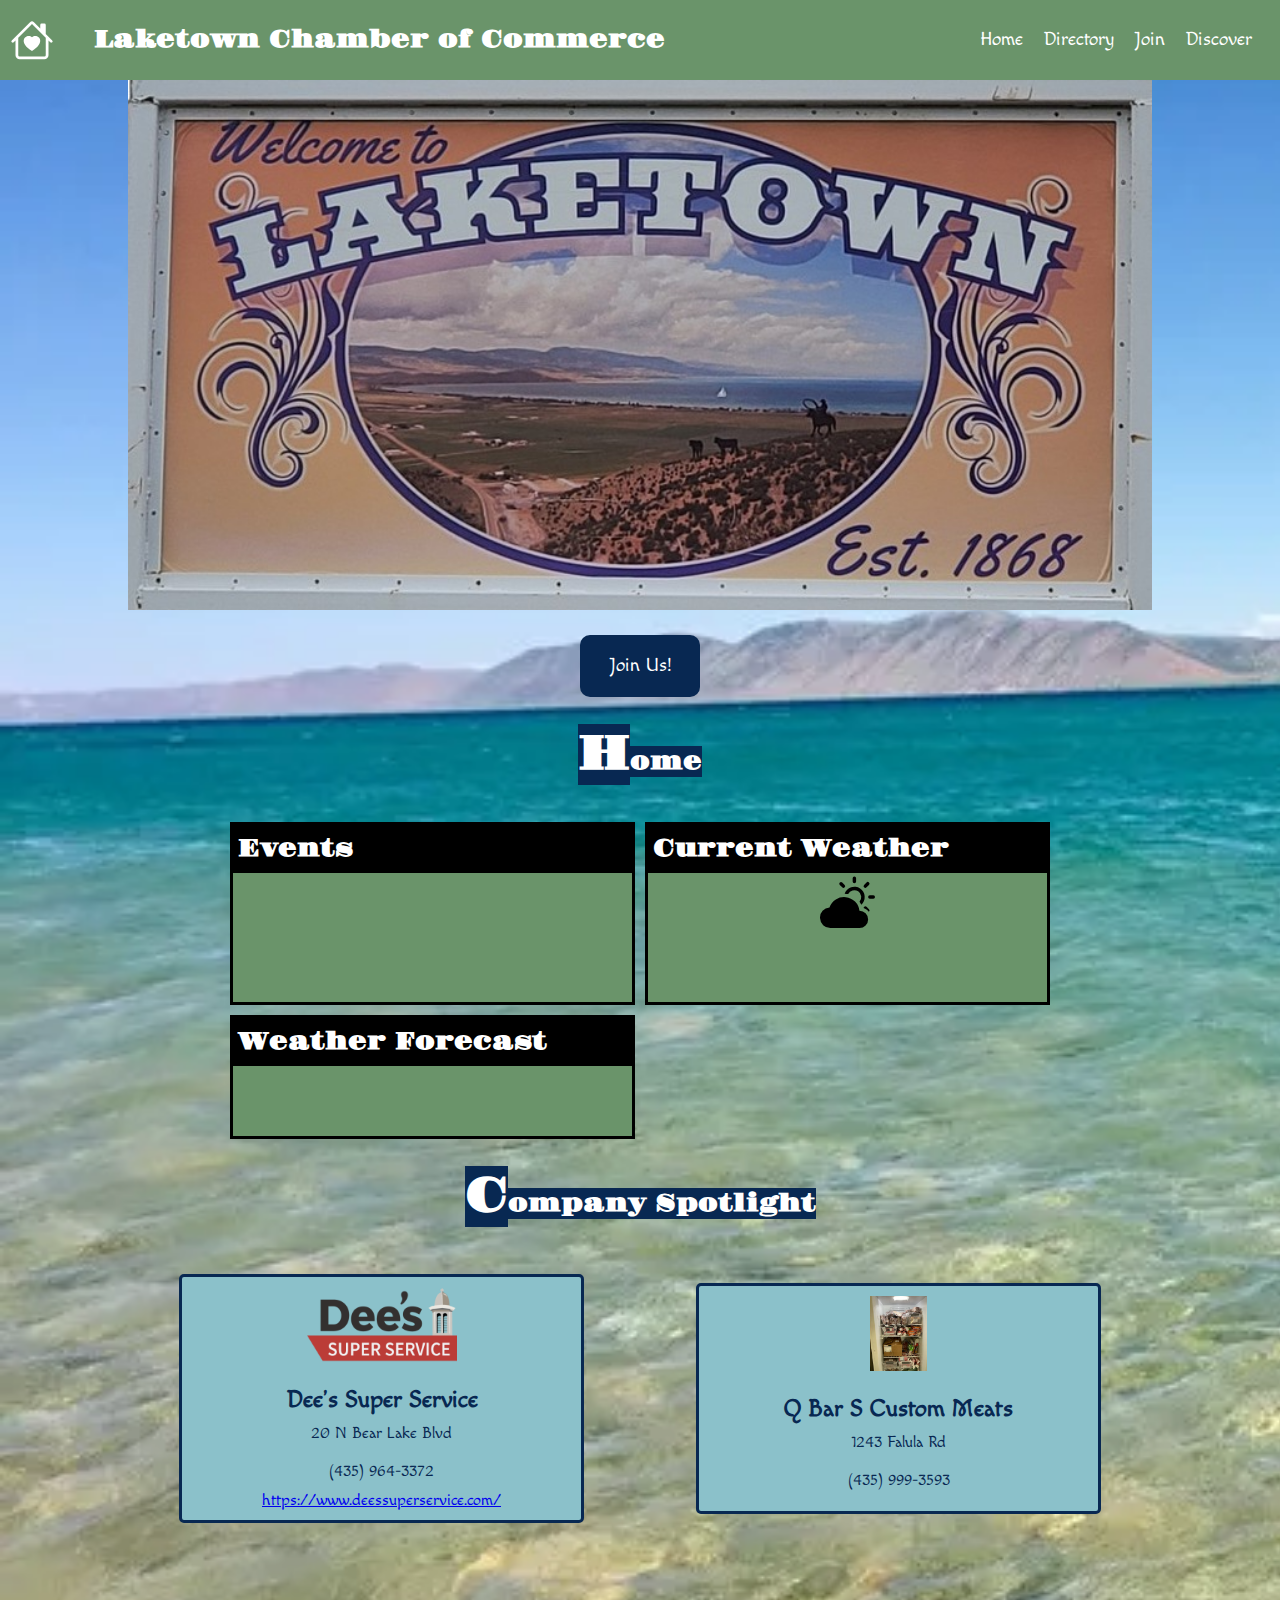
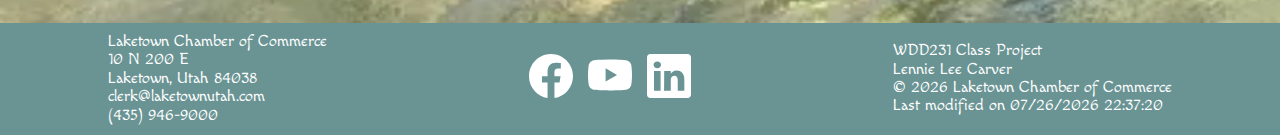
<file: chamber/index.html>
<!DOCTYPE html>
<html lang="en">
<head>
    <meta charset="UTF-8">
    <meta name="viewport" content="width=device-width, initial-scale=1.0">
    <meta name="author" content="Lennie Lee Carver">
    <meta name="description" content="All about what's going down in Laketown, Utah. Garden City's more quiet cousin.">
    <meta property="og:title" content="Home">
    <meta property="og:description" content="Discover all about what's going down in Laketown, Utah. Garden City's more quiet cousin.">
    <meta property="og:image" content="https://masonleecarver.github.io/wdd231/chamber/images/welcome-to-laketown.jpg">
    <meta property="og:url" content="https://masonleecarver.github.io/wdd231/chamber/directory.html">
    <link rel="icon" href="images/favicon.ico">
    <link rel="stylesheet" href="styles/normalize.css">
    <link rel="stylesheet" href="styles/style.css">
    <link rel="preconnect" href="https://fonts.googleapis.com">
    <link rel="preconnect" href="https://fonts.gstatic.com" crossorigin>
    <link href="https://fonts.googleapis.com/css2?family=Macondo&family=Gravitas+One&family=Ultra&display=swap" rel="stylesheet">
    <script src="scripts/script.js" defer></script>
    <script src="scripts/date.js" defer></script>
    <script src="scripts/highlight.js" defer></script>
    <script src="scripts/weather.js" defer></script>
    <title>Home</title>
</head>
<body>
    <header>
        <img src="images/logo.svg" alt="a house with a heart in it" width="1" height="1">
        <h1>Laketown Chamber of Commerce</h1>
        <button id="nav-button" class="hamburger" aria-label="navigation"></button>
        <nav class="navigation">
            <ul>
                <li><a class="chosen" href="#">Home</a></li>
                <li><a href="directory.html">Directory</a></li>
                <li><a href="join.html">Join</a></li>
                <li><a href="#">Discover</a></li>
            </ul>
        </nav>
    </header>
        <nav class="navigation" id="nav-bar">
            <ul>
                <li><a class="chosen" href="#">Home</a></li>
                <li><a href="directory.html">Directory</a></li>
                <li><a href="join.html">Join</a></li>
                <li><a href="#">Discover</a></li>
            </ul>
        </nav>
    <main>
        <div class="hero">
            <img src="images/laketown-sign.jpg" alt="welcome to laketown" class="hero-img">
        </div>

        <a id="cta" href="join.html">Join Us!</a>

        <h2 class="normhead">Home</h2>
        
        
        <div class="stuff">
            <section id="events-card" class="card">
                <h2>Events</h2>
                <span id="events"></span>
            </section>
                <section id="current" class="card">
                    <h2>Current Weather</h2>
                    <img id="weather-icon" src="images/weather.svg" alt="weather icon">
                    <p id="temp"></p>
                    <p id="condition"></p>
                    <p id="wind"></p>
                </section>

                <section id="forecast" class="card">
                    <h2>Weather Forecast</h2>
                    <p id="tmr-weather"></p>
                    <p id="two-weather"></p>
                    <p id="three-weather"></p>
                </section>
        </div>


        
        <h2 class="normhead">Company Spotlight</h2>
        <div id="company-spotlight">

        </div>


    </main>


    <footer>
        <p>
            Laketown Chamber of Commerce<br>
            10 N 200 E<br>
            Laketown, Utah 84038<br>
            clerk@laketownutah.com<br>
            (435) 946-9000
            </p>
                
        <div class="socials">
            <a href="https://www.facebook.com/share/g/1A9d23fUs3/"><img src="images/facebook.svg" alt="facebook icon"></a>
            <a href="https://www.youtube.com/@bearlakekoa5094"><img src="images/youtube.svg" alt="youtube icon"></a>
            <a href="https://www.linkedin.com/in/kara-carver-090ba2211/"><img src="images/linkedin.svg" alt="linkedin icon"></a>
        </div>
    
        <p>
            WDD231 Class Project<br>
            Lennie Lee Carver<br>
            <span id="current-year"></span> Laketown Chamber of Commerce<br>
            <span id="last-modified"></span>
        </p>
                
    
    </footer>
</body>
</html>
</file>
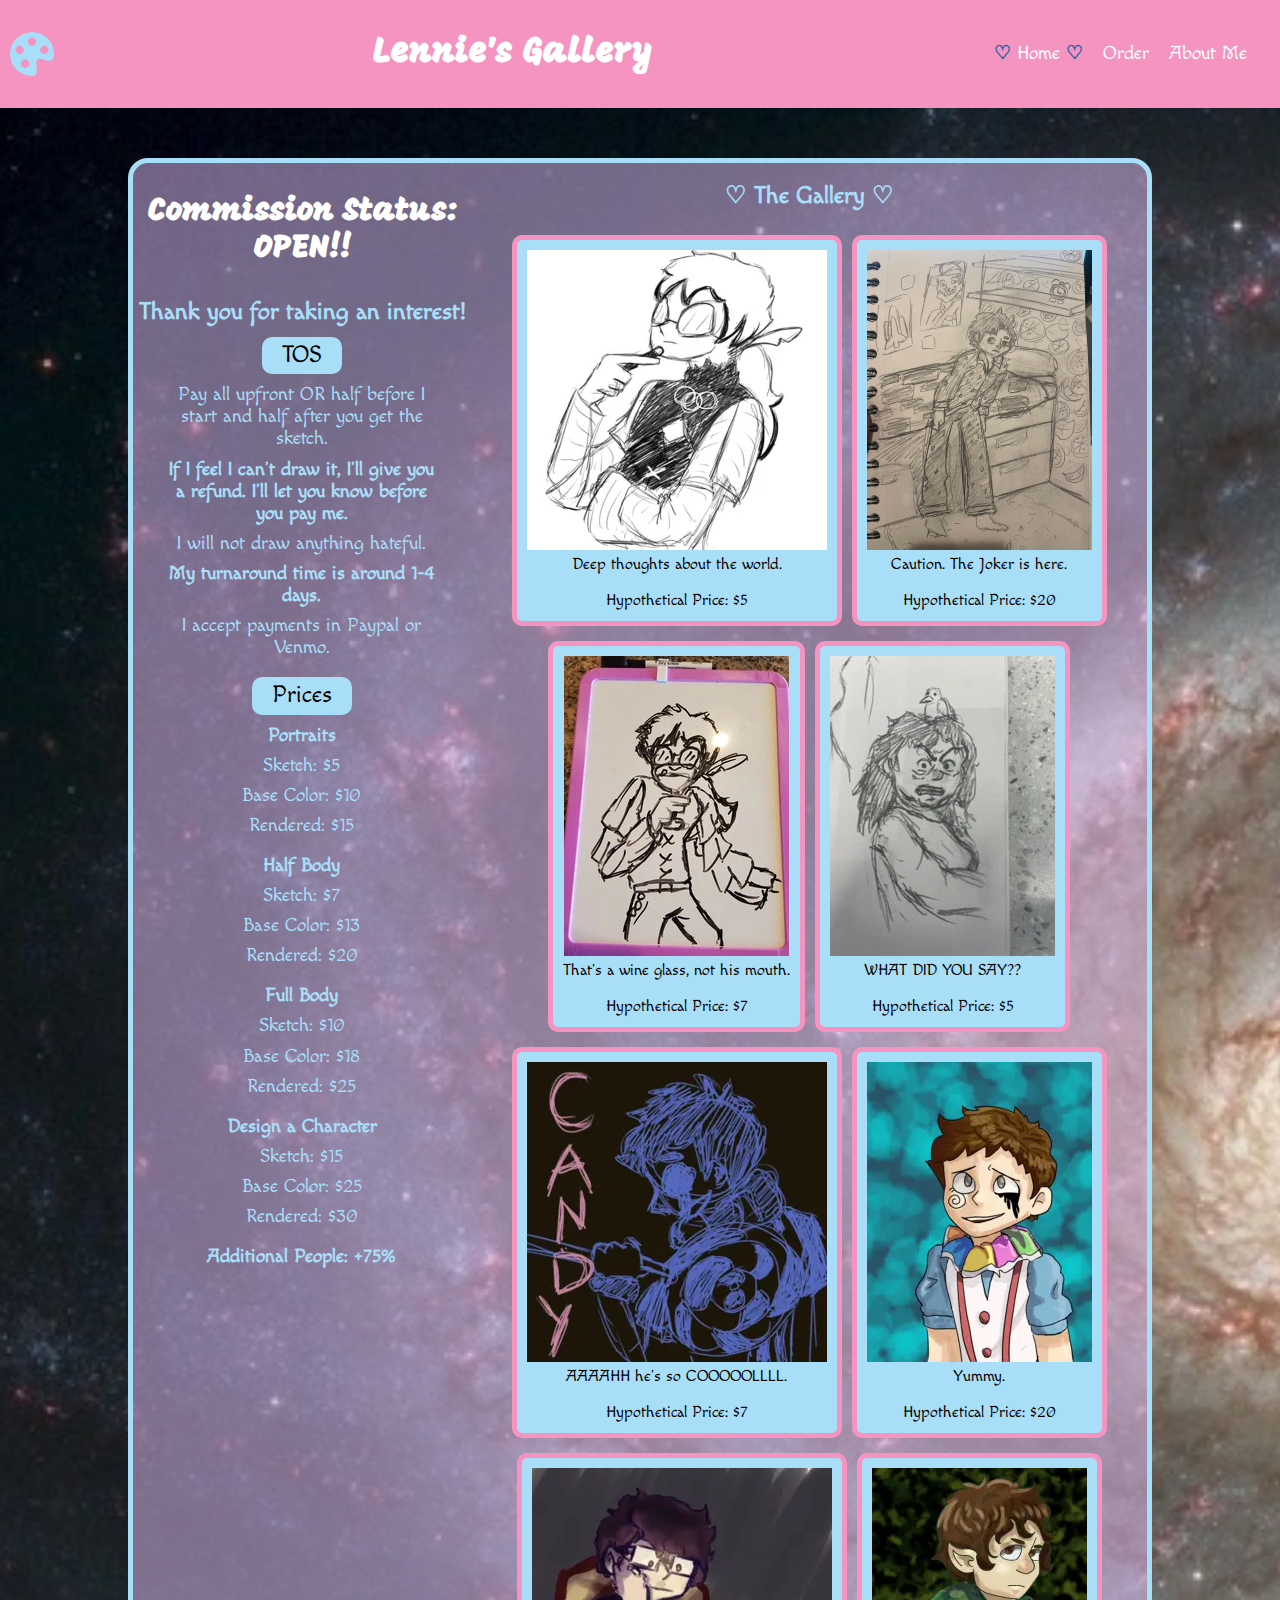
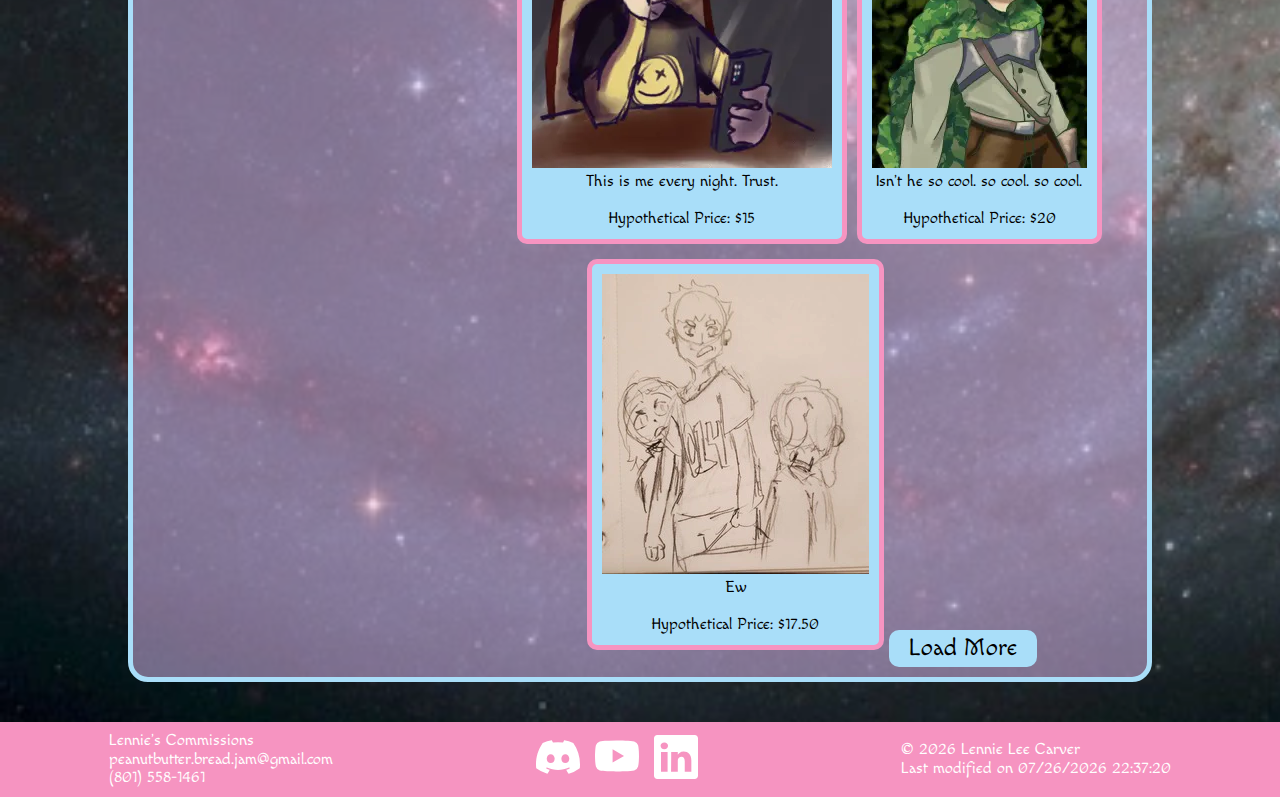
<file: project/index.html>
<!DOCTYPE html>
<html lang="en">
<head>
    <meta charset="UTF-8">
    <meta name="viewport" content="width=device-width, initial-scale=1.0">
    <meta name="author" content="Lennie Lee Carver">
    <meta name="description" content="Affordable and adorable commissions done by Lennie Lee Carver">
    <meta property="og:title" content="Home | Lennie's Commissions">
    <meta property="og:description" content="Affordable and adorable commissions done by Lennie Lee Carver">
    <meta property="og:image" content="https://masonleecarver.github.io/wdd231/project/images/mask-lament.webp">
    <meta property="og:url" content="https://masonleecarver.github.io/wdd231/project/index.html">
    <link rel="preconnect" href="https://fonts.googleapis.com">
    <link rel="preconnect" href="https://fonts.gstatic.com" crossorigin>
    <link href="https://fonts.googleapis.com/css2?family=Macondo&family=Mogra&display=swap" rel="stylesheet">
    <link rel="icon" href="images/favicon.ico">
    <link rel="stylesheet" href="styles/style.css">
    <link rel="stylesheet" href="styles/normalize.css">
    <script src="scripts/script.js" defer></script>
    <script src="scripts/artwork-script.js" type="module"></script>
    <script src="scripts/button.js" defer></script>
    <title>Home | Lennie's Gallery</title>
</head>
<body>
    <header>
    <img src="images/logo.svg" alt="a pallette" width="1" height="1">
        <h1>Lennie's Gallery</h1>
        <button id="nav-button" class="hamburger" aria-label="navigation"></button>
        <nav class="navigation">
            <ul>
                <li><a class="chosen" href="index.html">Home</a></li>
                <li><a href="order.html">Order</a></li>
                <li><a href="discover.html">About Me</a></li>
            </ul>
        </nav>
    </header>
        <nav class="navigation" id="nav-bar">
            <ul>
                <li><a class="chosen" href="index.html">Home</a></li>
                <li><a href="order.html">Order</a></li>
                <li><a href="discover.html">About Me</a></li>
            </ul>
        </nav>
    <main>
        <div class="main-grid">
            <div class="words">
                <h1>Commission Status: OPEN!!</h1>
                <h2 class="interest">Thank you for taking an interest!</h2>
                <button id="tos-button">TOS</button>
                <div id="tos">
                    <ul>
                        <li>Pay all upfront OR half before I start and half after you get the sketch.</li>
                        <li><strong>If I feel I can’t draw it, I’ll give you a refund. I’ll let you know before you pay me.</strong></li>
                        <li>I will not draw anything hateful.</li>
                        <li><strong>My turnaround time is around 1-4 days.</strong></li> 
                        <li>I accept payments in Paypal or Venmo.</li>          
                    </ul>
                </div>
                <button id="prices-button">Prices</button>
                <div id="prices">
                    <div>
                        <h3><strong>Portraits</strong></h3>
                        <ul>
                            <li>Sketch: $5</li>
                            <li>Base Color: $10</li>
                            <li>Rendered: $15</li>
                        </ul>
                    </div>
                    <div>
                        <h3><strong>Half Body</strong></h3>
                        <ul>
                            <li>Sketch: $7</li>
                            <li>Base Color: $13</li>
                            <li>Rendered: $20</li>
                        </ul>    
                    </div>
                    <div>    
                        <h3><strong>Full Body</strong></h3>
                        <ul>
                            <li>Sketch: $10</li>
                            <li>Base Color: $18</li>
                            <li>Rendered: $25</li>
                        </ul> 
                    </div>
                    <div>
                        <h3><strong>Design a Character</strong></h3>
                        <ul>
                            <li>Sketch: $15</li>
                            <li>Base Color: $25</li>
                            <li>Rendered: $30</li>
                        </ul> 
                    </div>
                        <h3><strong>Additional People: +75%</strong></h3>       
                </div>
            </div>
            <div id="photos">
                <h2>♡ The Gallery ♡</h2>

            </div>
        </div>
    </main>
    <footer>
        <p>
            Lennie's Commissions<br>
            peanutbutter.bread.jam@gmail.com<br>
            (801) 558-1461
            </p>
                
        <div class="socials">
            <a href="https://discord.gg/hhJqfSNvmq" target="_blank"><img src="images/discord.svg" alt="discord icon"></a>
            <a href="https://youtu.be/6g0OBdHvGLU" target="_blank"><img src="images/youtube.svg" alt="youtube icon"></a>
            <a href="https://www.linkedin.com/in/kara-carver-090ba2211/" target="_blank"><img src="images/linkedin.svg" alt="linkedin icon"></a>
        </div>
    
        <p>
            <span id="current-year"></span> Lennie Lee Carver<br>
            <span id="last-modified"></span>
        </p>
                
    
    </footer>
</body>
</html>
</file>
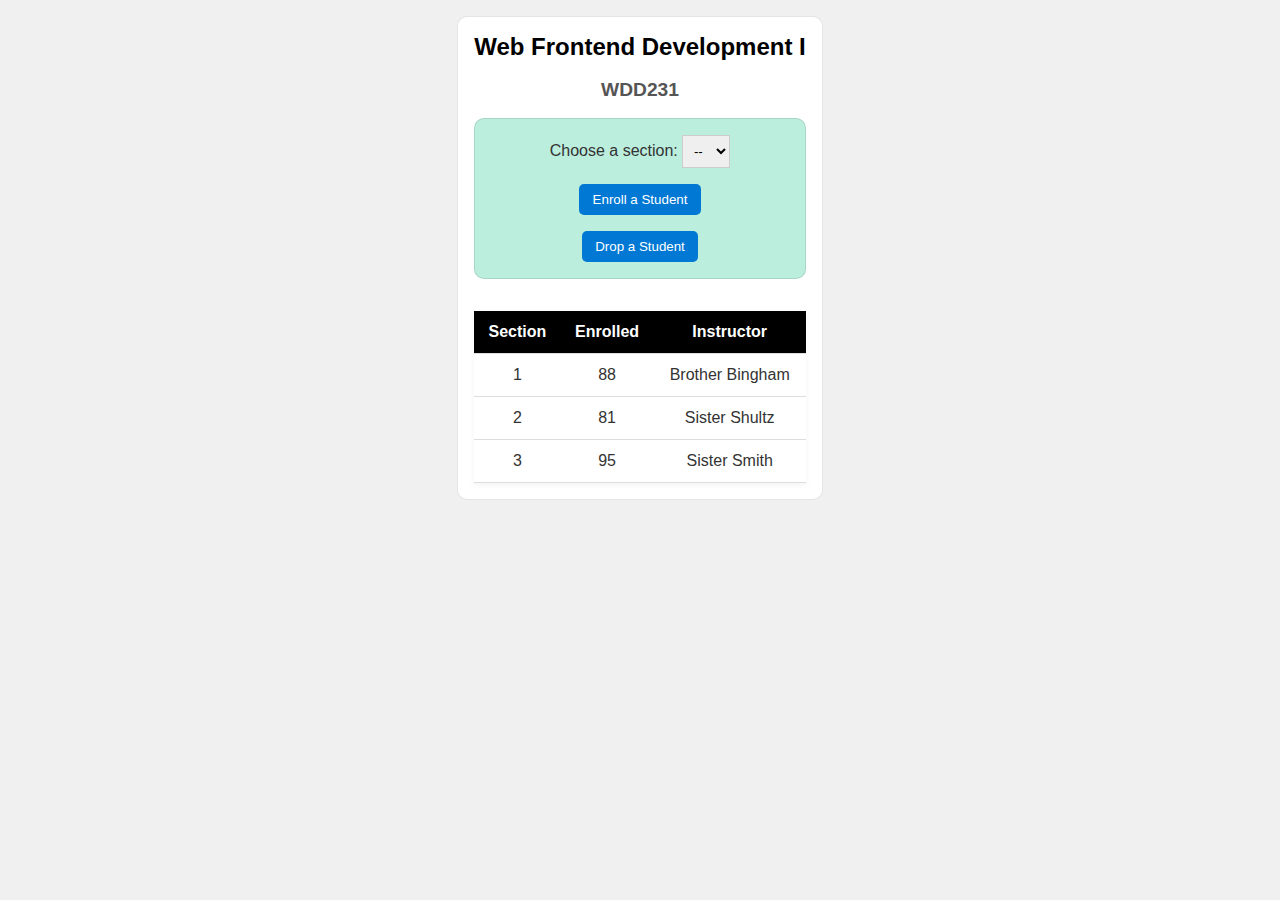
<file: modules.html>
<!DOCTYPE html>
<html lang="en">

<head>
  <meta charset="UTF-8">
  <meta name="viewport" content="width=device-width, initial-scale=1.0">
  <title>Modules Example: Course and Sections</title>
  <link rel="stylesheet" href="styles/modules.css">
  <script type="module" src="scripts/modules.mjs"></script>
</head>

<body>
  <main>
  <h1 id="courseName"></h1>
  <h2 id="courseCode"></h2>

  <div id="enrollment">
    <label for="sectionNumber">Choose a section:</label>
    <select id="sectionNumber">
      <option value="0" disabled selected>--</option>
    </select>
    <button id="enrollStudent">Enroll a Student</button>
    <button id="dropStudent">Drop a Student</button>
  </div>

  <table>
    <thead>
      <tr>
        <th>Section</th>
        <th>Enrolled</th>
        <th>Instructor</th>
      </tr>
    </thead>
    <tbody id="sections"></tbody>
  </table>
  </main>
</body>

</html>
</file>
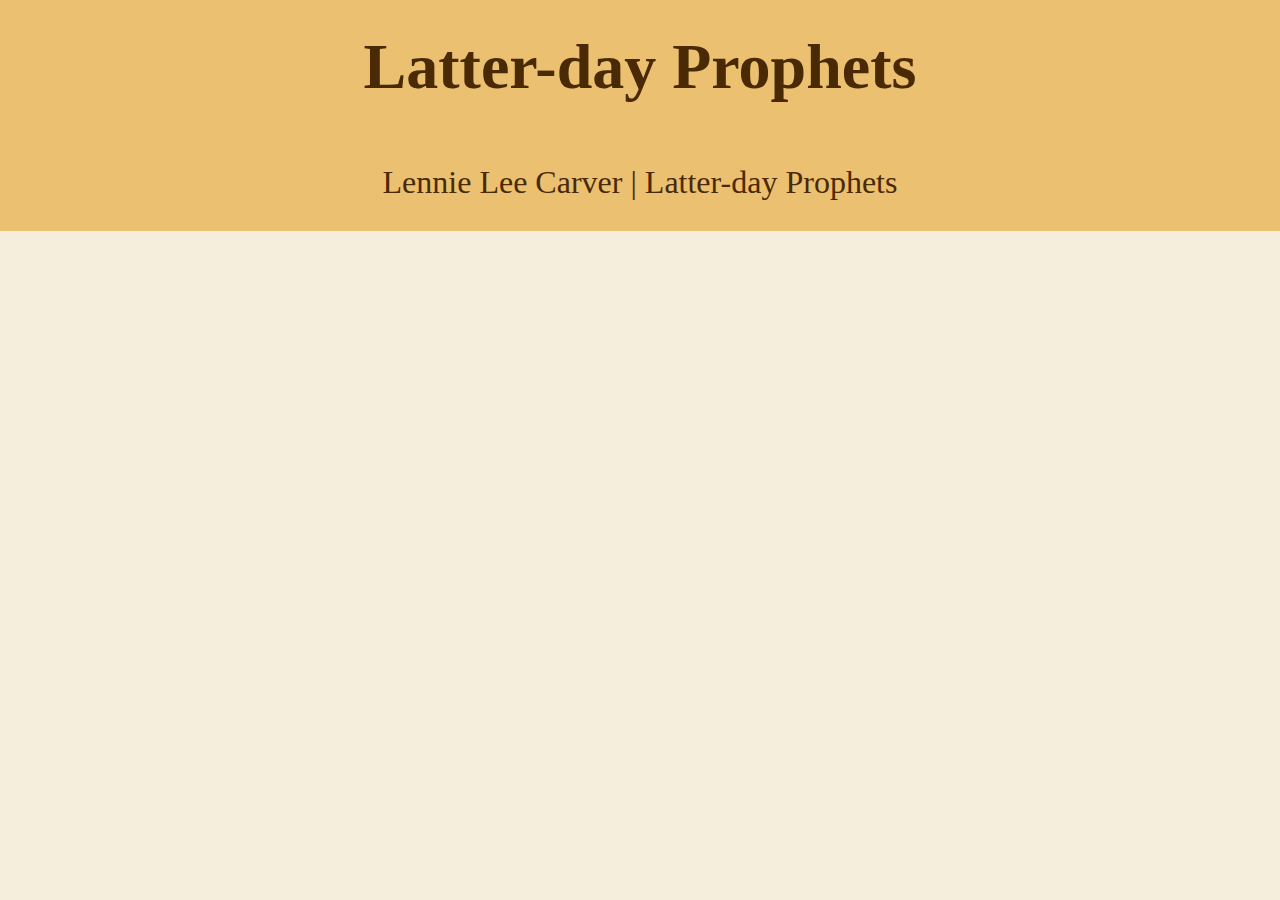
<file: prophets.html>
<!DOCTYPE html>
<html lang="en">
<head>
    <meta charset="UTF-8">
    <meta name="viewport" content="width=device-width, initial-scale=1.0">
    <meta name="description" content="A list of the modern-day prophets.">
    <link rel="stylesheet" href="styles/prophets.css">
    <script src="scripts/prophets.js" defer></script>
    <title>Prophets</title>
</head>
<body>
    <header>
        <h1>Latter-day Prophets</h1>
    </header>
    <main>
        <div id="cards"></div>
    </main>
    <footer>
        Lennie Lee Carver | Latter-day Prophets
    </footer>
</body>
</html>
</file>
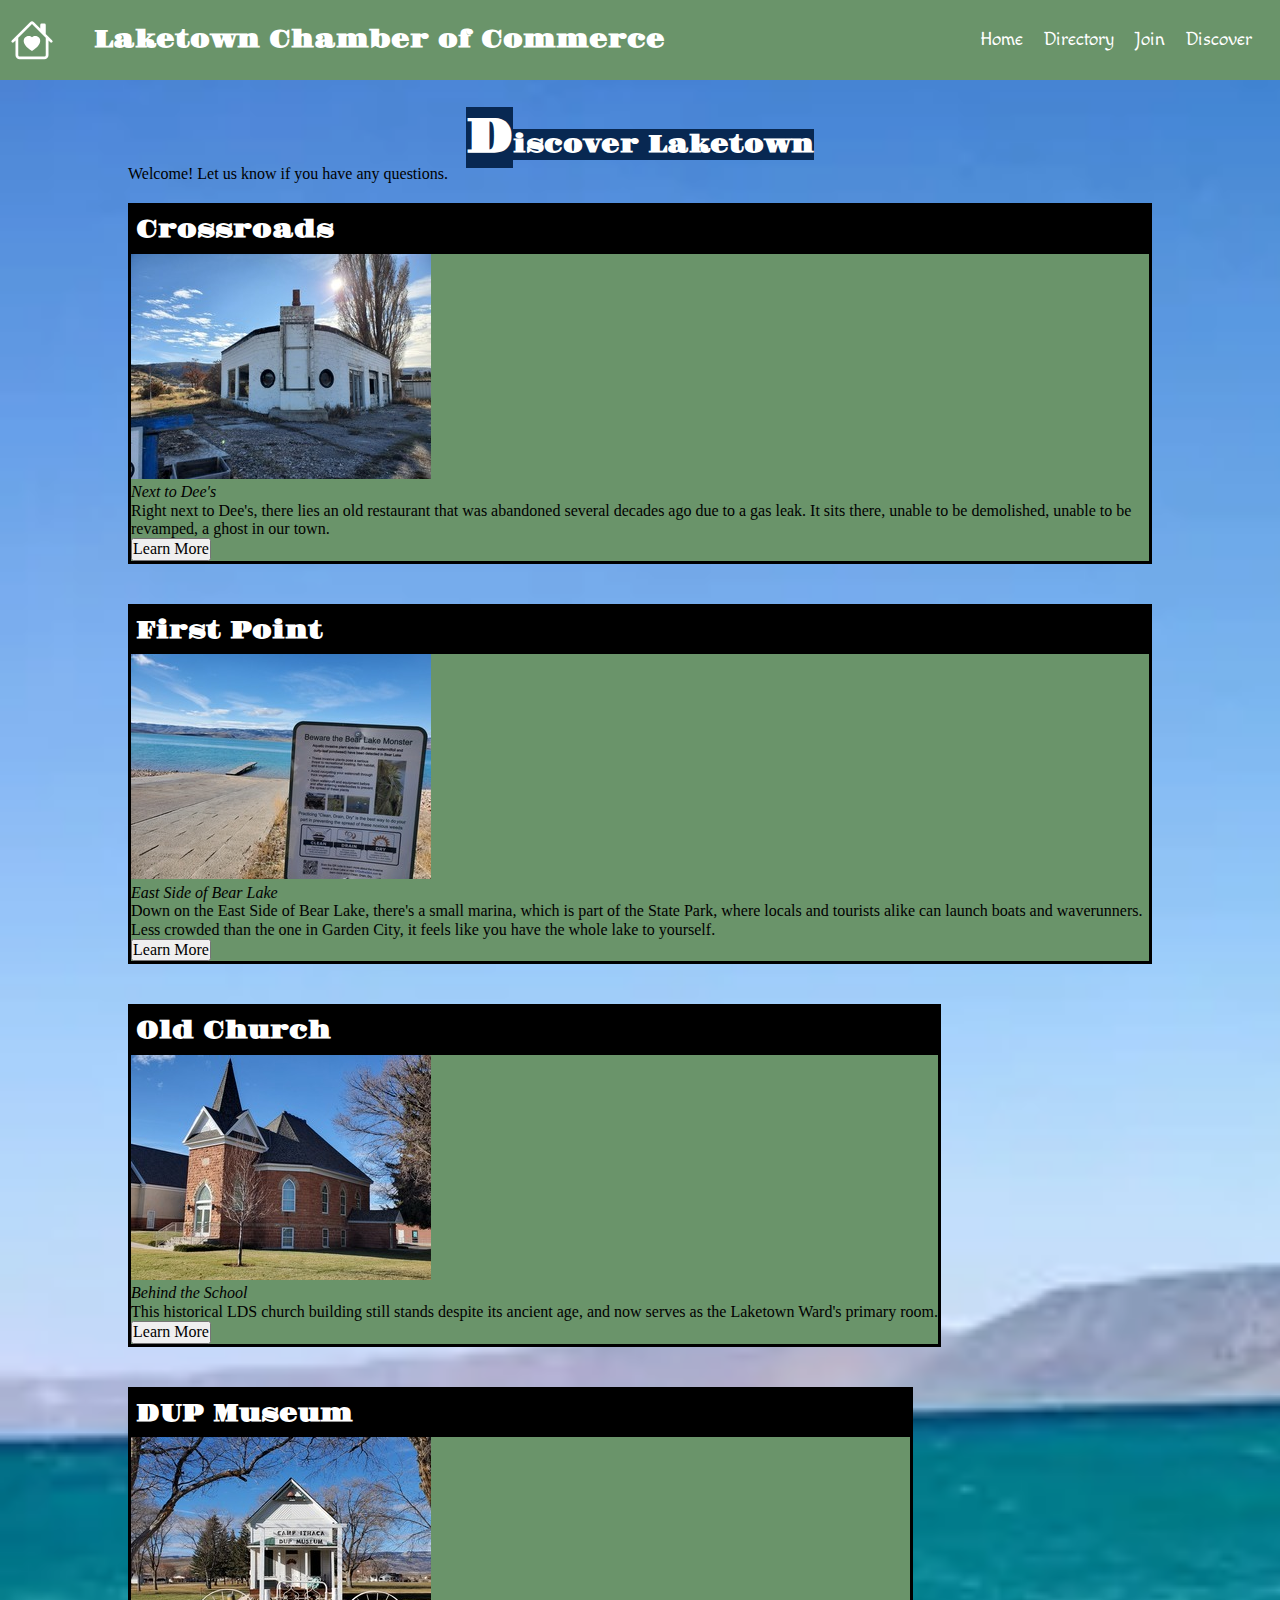
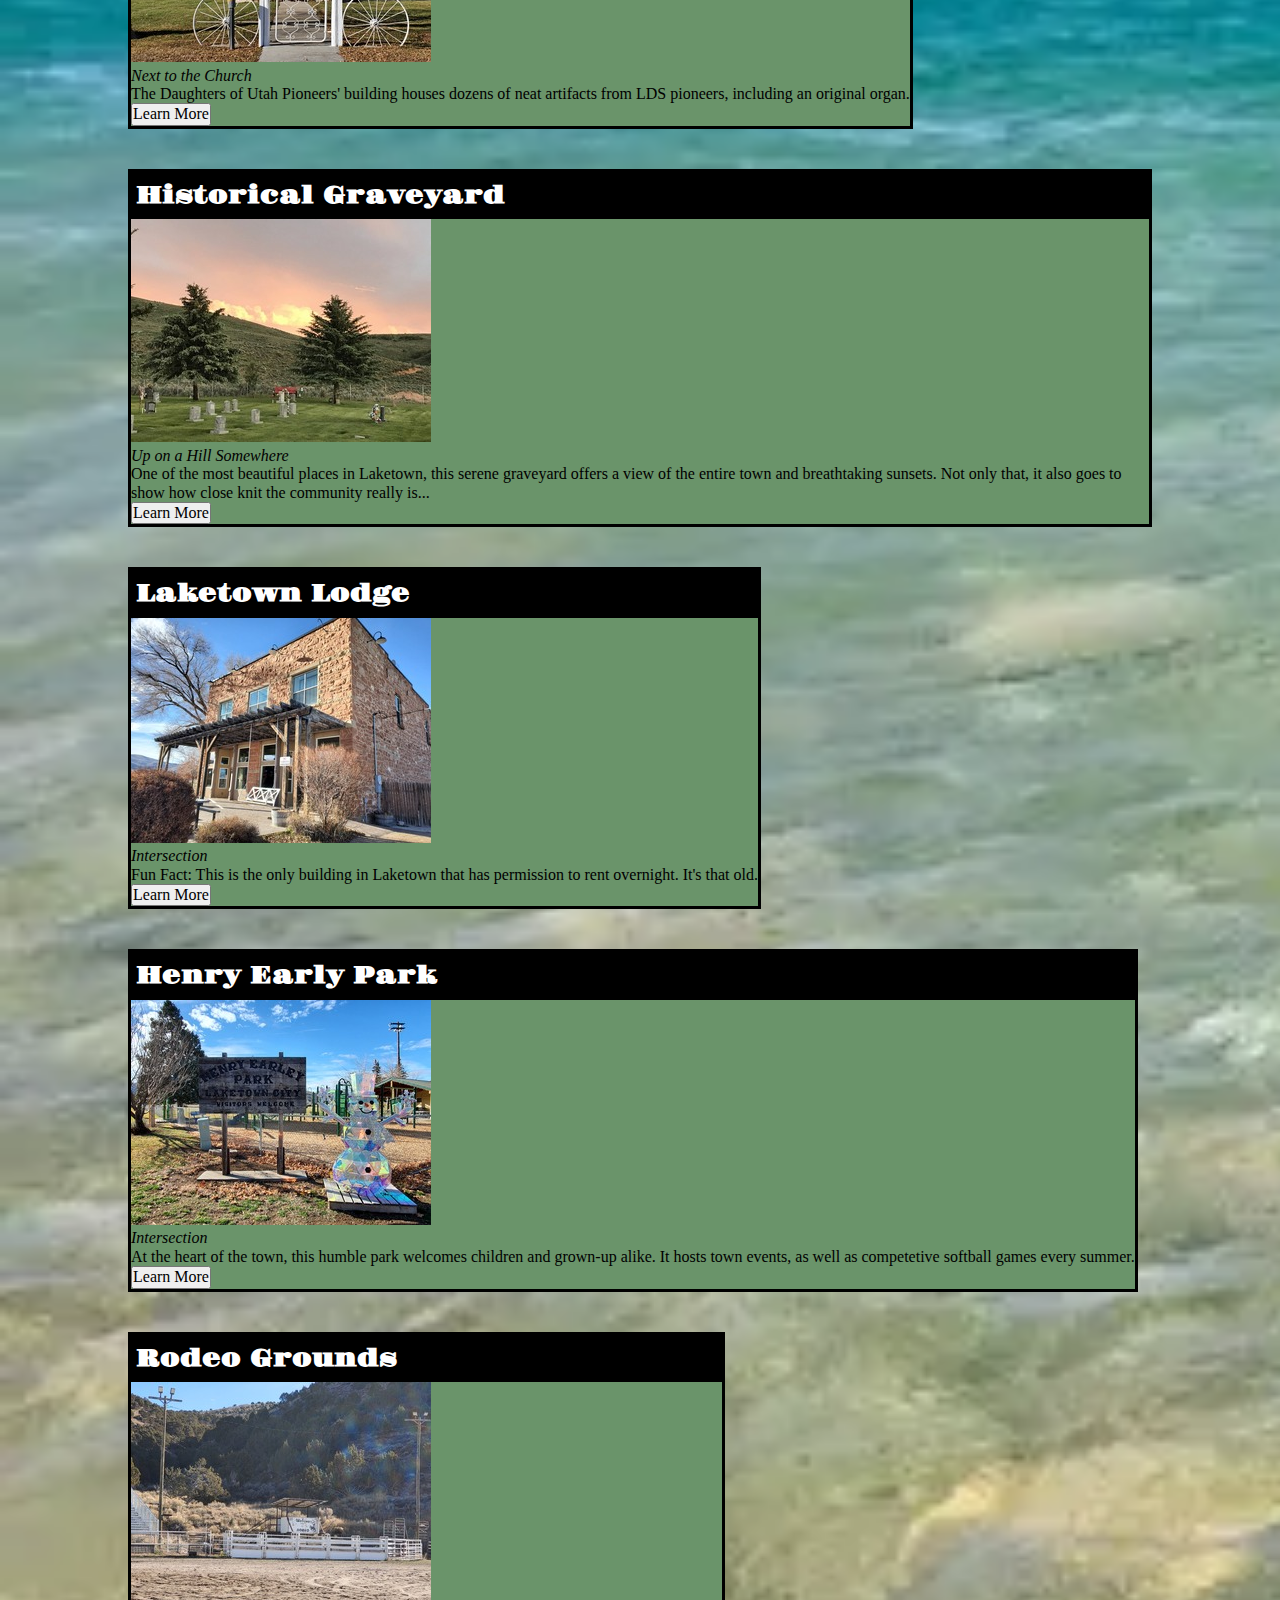
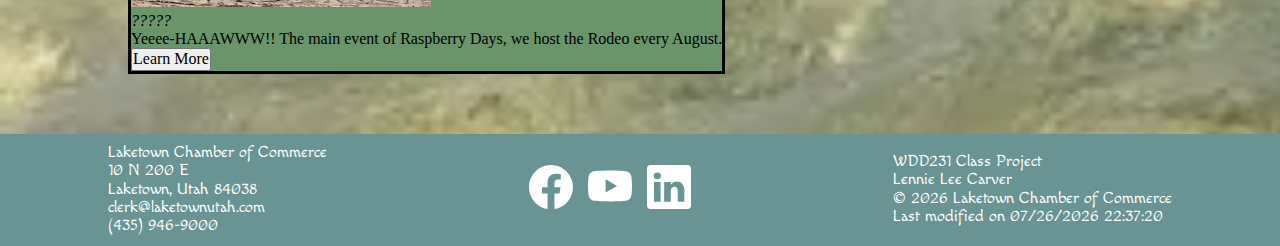
<file: chamber/discover.html>
<!DOCTYPE html>
<html lang="en">
<head>
    <meta charset="UTF-8">
    <meta name="viewport" content="width=device-width, initial-scale=1.0">
    <meta name="author" content="Lennie Lee Carver">
    <meta name="description" content="All about what's going down in Laketown, Utah. Garden City's more quiet cousin.">
    <meta property="og:title" content="Discover">
    <meta property="og:description" content="Discover all about what's going down in Laketown, Utah. Garden City's more quiet cousin.">
    <meta property="og:image" content="https://masonleecarver.github.io/wdd231/chamber/images/welcome-to-laketown.jpg">
    <meta property="og:url" content="https://masonleecarver.github.io/wdd231/chamber/directory.html">
    <link rel="icon" href="images/favicon.ico">
    <link rel="stylesheet" href="styles/normalize.css">
    <link rel="stylesheet" href="styles/style.css">
    <link rel="preconnect" href="https://fonts.googleapis.com">
    <link rel="preconnect" href="https://fonts.gstatic.com" crossorigin>
    <link href="https://fonts.googleapis.com/css2?family=Macondo&family=Gravitas+One&family=Ultra&display=swap" rel="stylesheet">
    <script src="scripts/script.js" defer></script>
    <script src="scripts/date.js" defer></script>
    <script src="scripts/discover.mjs" type="module" defer></script>
    <title>Discover | Laketown Chamber of Commerce</title>
</head>
<body>
    <header>
        <img src="images/logo.svg" alt="a house with a heart in it" width="1" height="1">
        <h1>Laketown Chamber of Commerce</h1>
        <button id="nav-button" class="hamburger" aria-label="navigation"></button>
        <nav class="navigation">
            <ul>
                <li><a href="index.html">Home</a></li>
                <li><a href="directory.html">Directory</a></li>
                <li><a href="join.html">Join</a></li>
                <li><a class="chosen" href="#">Discover</a></li>
            </ul>
        </nav>
    </header>
        <nav class="navigation" id="nav-bar">
            <ul>
                <li><a href="index.html">Home</a></li>
                <li><a href="directory.html">Directory</a></li>
                <li><a href="join.html">Join</a></li>
                <li><a class="chosen" href="#">Discover</a></li>
            </ul>
        </nav>
    <main>
        <h2 class="normhead">Discover Laketown</h2>
        
        <p id="welcome-message"></p>

        <div id="poi-cards">


        </div>

    </main>


    <footer>
        <p>
            Laketown Chamber of Commerce<br>
            10 N 200 E<br>
            Laketown, Utah 84038<br>
            clerk@laketownutah.com<br>
            (435) 946-9000
            </p>
                
        <div class="socials">
            <a href="https://www.facebook.com/share/g/1A9d23fUs3/"><img src="images/facebook.svg" alt="facebook icon"></a>
            <a href="https://www.youtube.com/@bearlakekoa5094"><img src="images/youtube.svg" alt="youtube icon"></a>
            <a href="https://www.linkedin.com/in/kara-carver-090ba2211/"><img src="images/linkedin.svg" alt="linkedin icon"></a>
        </div>
    
        <p>
            WDD231 Class Project<br>
            Lennie Lee Carver<br>
            <span id="current-year"></span> Laketown Chamber of Commerce<br>
            <span id="last-modified"></span>
        </p>
                
    
    </footer>
</body>
</html>
</file>
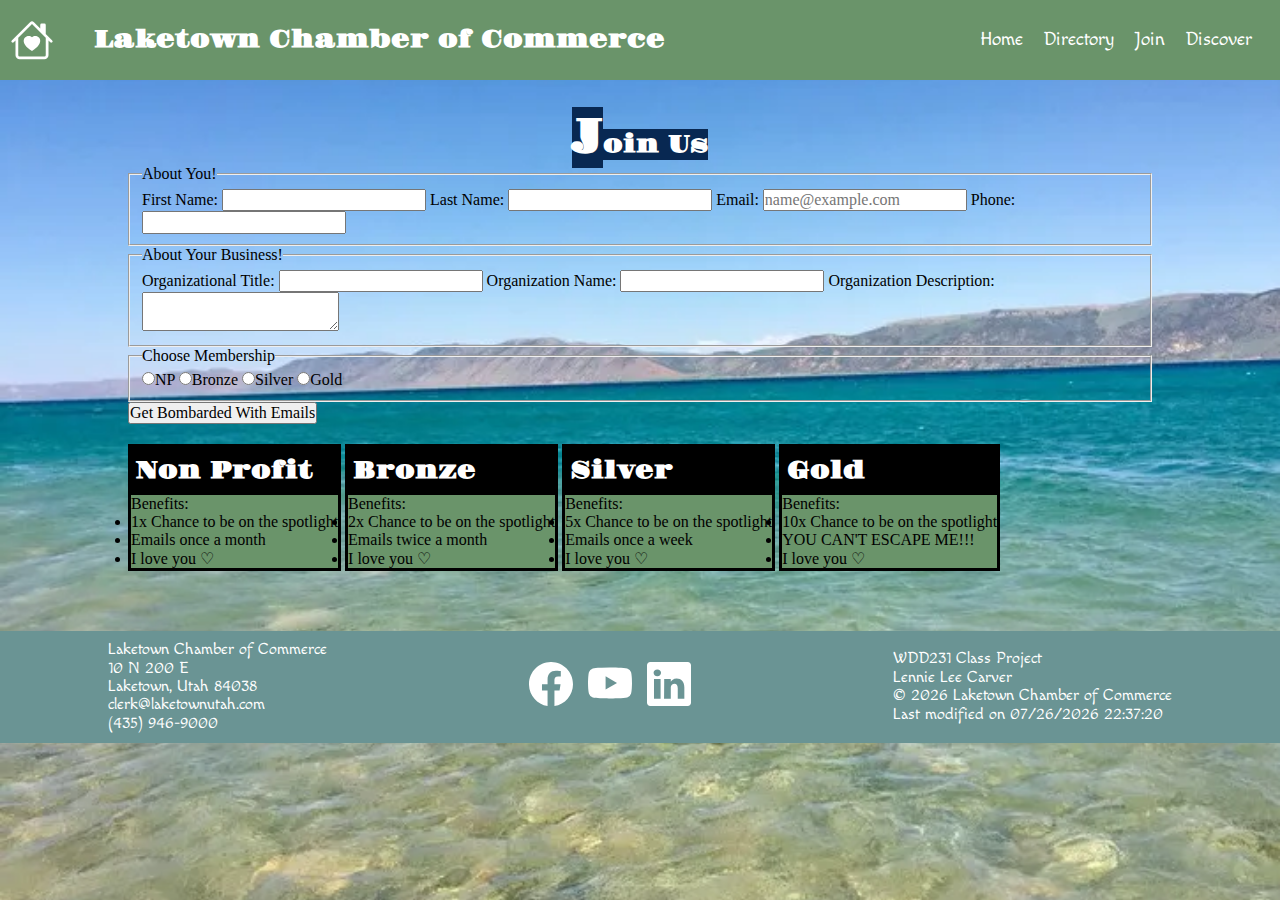
<file: chamber/join.html>
<!DOCTYPE html>
<html lang="en">
<head>
    <meta charset="UTF-8">
    <meta name="viewport" content="width=device-width, initial-scale=1.0">
    <meta name="author" content="Lennie Lee Carver">
    <meta name="description" content="Join the Laketown Chamber of Commerce, and be informed about all that's going down in our sleepy town.">
    <meta property="og:title" content="Join">
    <meta property="og:description" content="Join the Laketown Chamber of Commerce, and be informed about all that's going down in our sleepy town.">
    <meta property="og:image" content="https://masonleecarver.github.io/wdd231/chamber/images/welcome-to-laketown.jpg">
    <meta property="og:url" content="https://masonleecarver.github.io/wdd231/chamber/directory.html">
    <link rel="icon" href="images/favicon.ico">
    <link rel="stylesheet" href="styles/normalize.css">
    <link rel="stylesheet" href="styles/style.css">
    <link rel="preconnect" href="https://fonts.googleapis.com">
    <link rel="preconnect" href="https://fonts.gstatic.com" crossorigin>
    <link href="https://fonts.googleapis.com/css2?family=Macondo&family=Gravitas+One&family=Ultra&display=swap" rel="stylesheet">
    <script src="scripts/script.js" defer></script>
    <script src="scripts/date.js" defer></script>
    <script src="scripts/timestamp.js" defer></script>
    <script src="scripts/modals.js" defer></script>
    <title>Join Us</title>
</head>
<body>
    <header>
        <img src="images/logo.svg" alt="a house with a heart in it" width="1" height="1">
        <h1>Laketown Chamber of Commerce</h1>
        <button id="nav-button" class="hamburger" aria-label="navigation"></button>
        <nav class="navigation">
            <ul>
                <li><a href="index.html">Home</a></li>
                <li><a href="directory.html">Directory</a></li>
                <li><a class="chosen" href="#">Join</a></li>
                <li><a href="#">Discover</a></li>
            </ul>
        </nav>
    </header>
        <nav class="navigation" id="nav-bar">
            <ul>
                <li><a href="index.html">Home</a></li>
                <li><a href="directory.html">Directory</a></li>
                <li><a class="chosen" href="#">Join</a></li>
                <li><a href="#">Discover</a></li>
            </ul>
        </nav>
    <main>

        <h2 class="normhead">Join Us</h2>


        <div id="join-page">

            <form action="thankyou.html" method="get">

                <fieldset>
                    <legend>About You!</legend>

                    <label>First Name: <input type="text" id="first" name="first" title="first" autocomplete="given-name" required></label>
                    <label>Last Name: <input type="text" id="last" name="last" title="last" autocomplete="family-name" required></label>
                    <label>Email: <input type="email" id="email" name="email" title="email" autocomplete="email" placeholder="name@example.com" required></label>
                    <label>Phone: <input type="tel" id="phone" name="phone" title="phone" autocomplete="tel" required></label>
                </fieldset>
                
                <fieldset>
                    <legend>About Your Business!</legend>
                    
                    <label>Organizational Title: <input type="text" id="title" name="title" title="title" autocomplete="organization-title" required></label>
                    <label>Organization Name: <input type="text" id="bus-name" name="bus-name" title="bus-name" autocomplete="organization"></label>
                    <label>Organization Description: <textarea id="desc" name="desc" title="desc"></textarea></label>


                </fieldset>

                <fieldset>
                    <legend>Choose Membership</legend>

                    <div class="membership-radio">
                        <label><input type="radio" name="mem-level" value="np" required>NP</label>
                        <label><input type="radio" name="mem-level" value="bronze" required>Bronze</label>
                        <label><input type="radio" name="mem-level" value="silver" required>Silver</label>
                        <label><input type="radio" name="mem-level" value="gold" required>Gold</label>
                    </div>

                </fieldset>

                <input type="hidden" name="timestamp" id="time">


                <button type="submit" id="submit">Get Bombarded With Emails</button>

            </form>

            <div id="membership-cards">
                
                <section class="card" id="npCard">
                    <h2>Non Profit</h2>
                    <p>Benefits:</p>
                    <ul>
                        <li>1x Chance to be on the spotlight</li>
                        <li>Emails once a month</li>
                        <li>I love you ♡</li>
                    </ul>
                </section>
                
                <section class="card" id="bronzeCard">
                    <h2>Bronze</h2>
                    <p>Benefits:</p>
                    <ul>
                        <li>2x Chance to be on the spotlight</li>
                        <li>Emails twice a month</li>
                        <li>I love you ♡</li>
                    </ul>
                </section>

                <section class="card" id="silverCard">
                    <h2>Silver</h2>
                    <p>Benefits:</p>
                    <ul>
                        <li>5x Chance to be on the spotlight</li>
                        <li>Emails once a week</li>
                        <li>I love you ♡</li>
                    </ul>
                </section>

                <section class="card" id="goldCard">
                    <h2>Gold</h2>
                    <p>Benefits:</p>
                    <ul>
                        <li>10x Chance to be on the spotlight</li>
                        <li>YOU CAN'T ESCAPE ME!!!</li>
                        <li>I love you ♡</li>
                    </ul>
                </section>

            </div>

        </div>

        <div class="join-modals">

            <dialog id="np-modal">
                <button id="np-close">X</button>
                <h2>Non Profit</h2>
                    <p>Benefits:</p>
                    <ul>
                        <li>1x Chance to be on the spotlight</li>
                        <li>Emails once a month</li>
                        <li>I love you ♡</li>
                    </ul>
                    <p>This is an excellent choice if you are looking for something simple, and you're not looking to be way too invested in our town. Though I'll be disappointed that you aren't taking more interest in our town, I understand. I won't be outside your window. I'll unplug my survielence system.</p>
            </dialog>
            
            <dialog id="bronze-modal">
                <button id="bronze-close">X</button>
                <h2>Bronze</h2>
                <p>Benefits:</p>
                <ul>
                    <li>2x Chance to be on the spotlight</li>
                    <li>Emails twice a month</li>
                    <li>I love you ♡</li>
                    </ul>
                    <p>This is the best option, I think. Most people who get third place are the happiest because they just barely made the podium and history will rememeber their name. Emails twice a month is good. I get good ideas about twice a month.</p>
            </dialog>

            <dialog id="silver-modal">
                <button id="silver-close">X</button>
                <h2>Silver</h2>
                    <p>Benefits:</p>
                    <ul>
                        <li>5x Chance to be on the spotlight</li>
                        <li>Emails once a week</li>
                        <li>I love you ♡</li>
                    </ul>
                    <p>Aww.. flirting, are you? I'll oblige... you have beautiful eyes, and you are extremely strong and independant for making it this far in life. I'm so proud of you! You'll go far and I'd love to see you get there. That's why I have a ton of cameras outside your house!</p>
            </dialog>

            <dialog id="gold-modal">
                <button id="gold-close">X</button>
                <h2>Gold</h2>
                    <p>Benefits:</p>
                    <ul>
                        <li>10x Chance to be on the spotlight</li>
                        <li>YOU CAN'T ESCAPE ME!!!</li>
                        <li>I love you ♡</li>
                    </ul>
                    <p>WOW! GOLD! Why don't you ask for my number already??? You'll make me blush. Teehee!!</p>
            </dialog>

        </div>

    </main>
    <footer>
        <p>
            Laketown Chamber of Commerce<br>
            10 N 200 E<br>
            Laketown, Utah 84038<br>
            clerk@laketownutah.com<br>
            (435) 946-9000
            </p>
                
        <div class="socials">
            <a href="https://www.facebook.com/share/g/1A9d23fUs3/"><img src="images/facebook.svg" alt="facebook icon"></a>
            <a href="https://www.youtube.com/@bearlakekoa5094"><img src="images/youtube.svg" alt="youtube icon"></a>
            <a href="https://www.linkedin.com/in/kara-carver-090ba2211/"><img src="images/linkedin.svg" alt="linkedin icon"></a>
        </div>
    
        <p>
            WDD231 Class Project<br>
            Lennie Lee Carver<br>
            <span id="current-year"></span> Laketown Chamber of Commerce<br>
            <span id="last-modified"></span>
        </p>
                
    </footer>
</body>
</html>
</file>
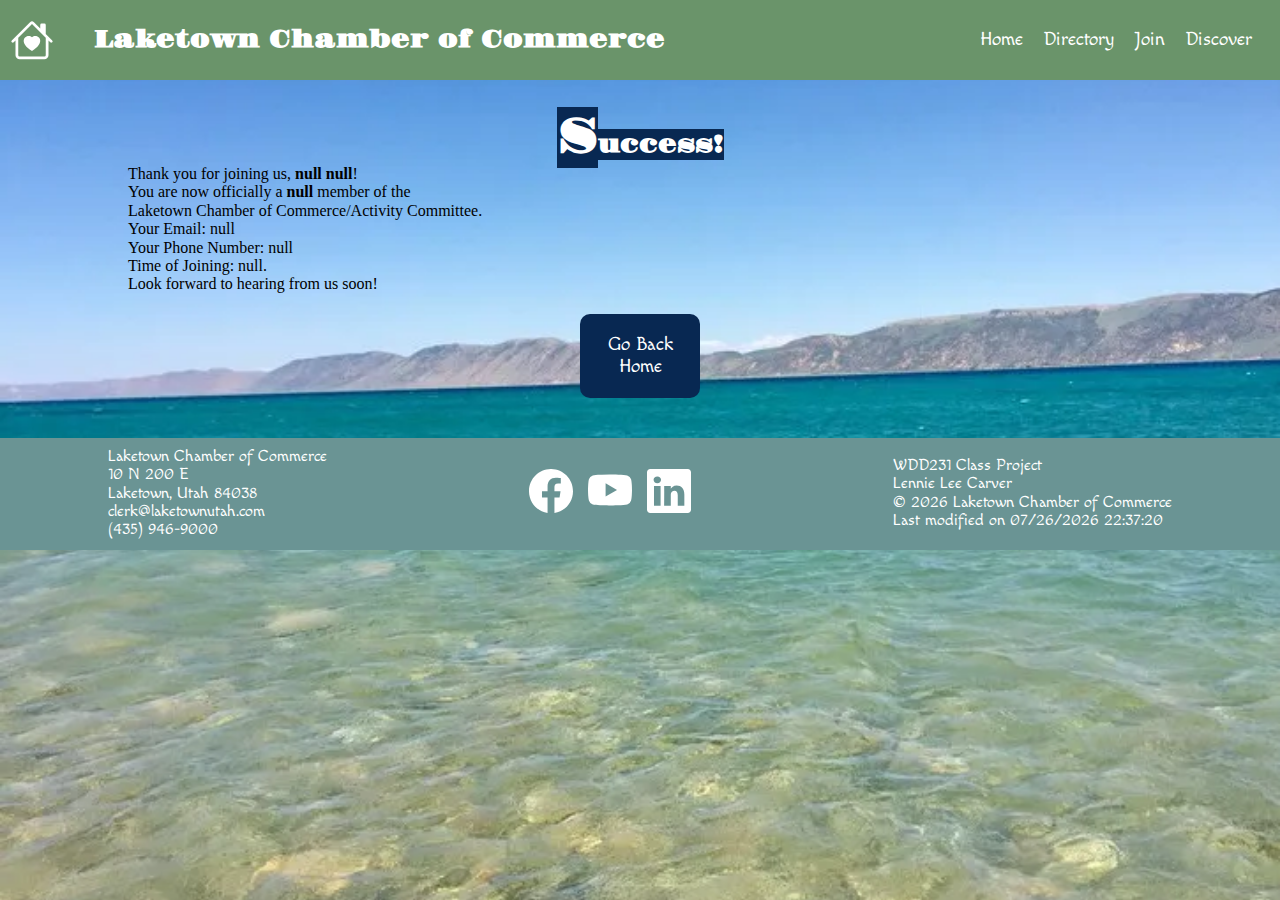
<file: chamber/thanks.html>
<!DOCTYPE html>
<html lang="en">
<head>
    <meta charset="UTF-8">
    <meta name="viewport" content="width=device-width, initial-scale=1.0">
    <link rel="icon" href="images/favicon.ico">
    <link rel="stylesheet" href="styles/normalize.css">
    <link rel="stylesheet" href="styles/style.css">
    <link rel="preconnect" href="https://fonts.googleapis.com">
    <link rel="preconnect" href="https://fonts.gstatic.com" crossorigin>
    <link href="https://fonts.googleapis.com/css2?family=Macondo&family=Gravitas+One&family=Ultra&display=swap" rel="stylesheet">
    <script src="scripts/script.js" defer></script>
    <script src="scripts/date.js" defer></script>
    <script src="scripts/thanks.js" defer></script>
    <title>Thanks!</title>
</head>
<body>
    <header>
        <img src="images/logo.svg" alt="a house with a heart in it" width="1" height="1">
        <h1>Laketown Chamber of Commerce</h1>
        <button id="nav-button" class="hamburger" aria-label="navigation"></button>
        <nav class="navigation">
            <ul>
                <li><a href="index.html">Home</a></li>
                <li><a href="directory.html">Directory</a></li>
                <li><a href="#">Join</a></li>
                <li><a href="#">Discover</a></li>
            </ul>
        </nav>
    </header>
        <nav class="navigation" id="nav-bar">
            <ul>
                <li><a href="index.html">Home</a></li>
                <li><a href="directory.html">Directory</a></li>
                <li><a href="#">Join</a></li>
                <li><a href="#">Discover</a></li>
            </ul>
        </nav>

    <main>

        <h2 class="normhead">Success!</h2>

        <section id="form-deets"></section>

        <a id="cta" href="index.html">Go Back Home</a>

    </main>

    <footer>
        <p>
            Laketown Chamber of Commerce<br>
            10 N 200 E<br>
            Laketown, Utah 84038<br>
            clerk@laketownutah.com<br>
            (435) 946-9000
            </p>
                
        <div class="socials">
            <a href="https://www.facebook.com/share/g/1A9d23fUs3/"><img src="images/facebook.svg" alt="facebook icon"></a>
            <a href="https://www.youtube.com/@bearlakekoa5094"><img src="images/youtube.svg" alt="youtube icon"></a>
            <a href="https://www.linkedin.com/in/kara-carver-090ba2211/"><img src="images/linkedin.svg" alt="linkedin icon"></a>
        </div>
    
        <p>
            WDD231 Class Project<br>
            Lennie Lee Carver<br>
            <span id="current-year"></span> Laketown Chamber of Commerce<br>
            <span id="last-modified"></span>
        </p>
                
    </footer>
</body>
</html>
</file>
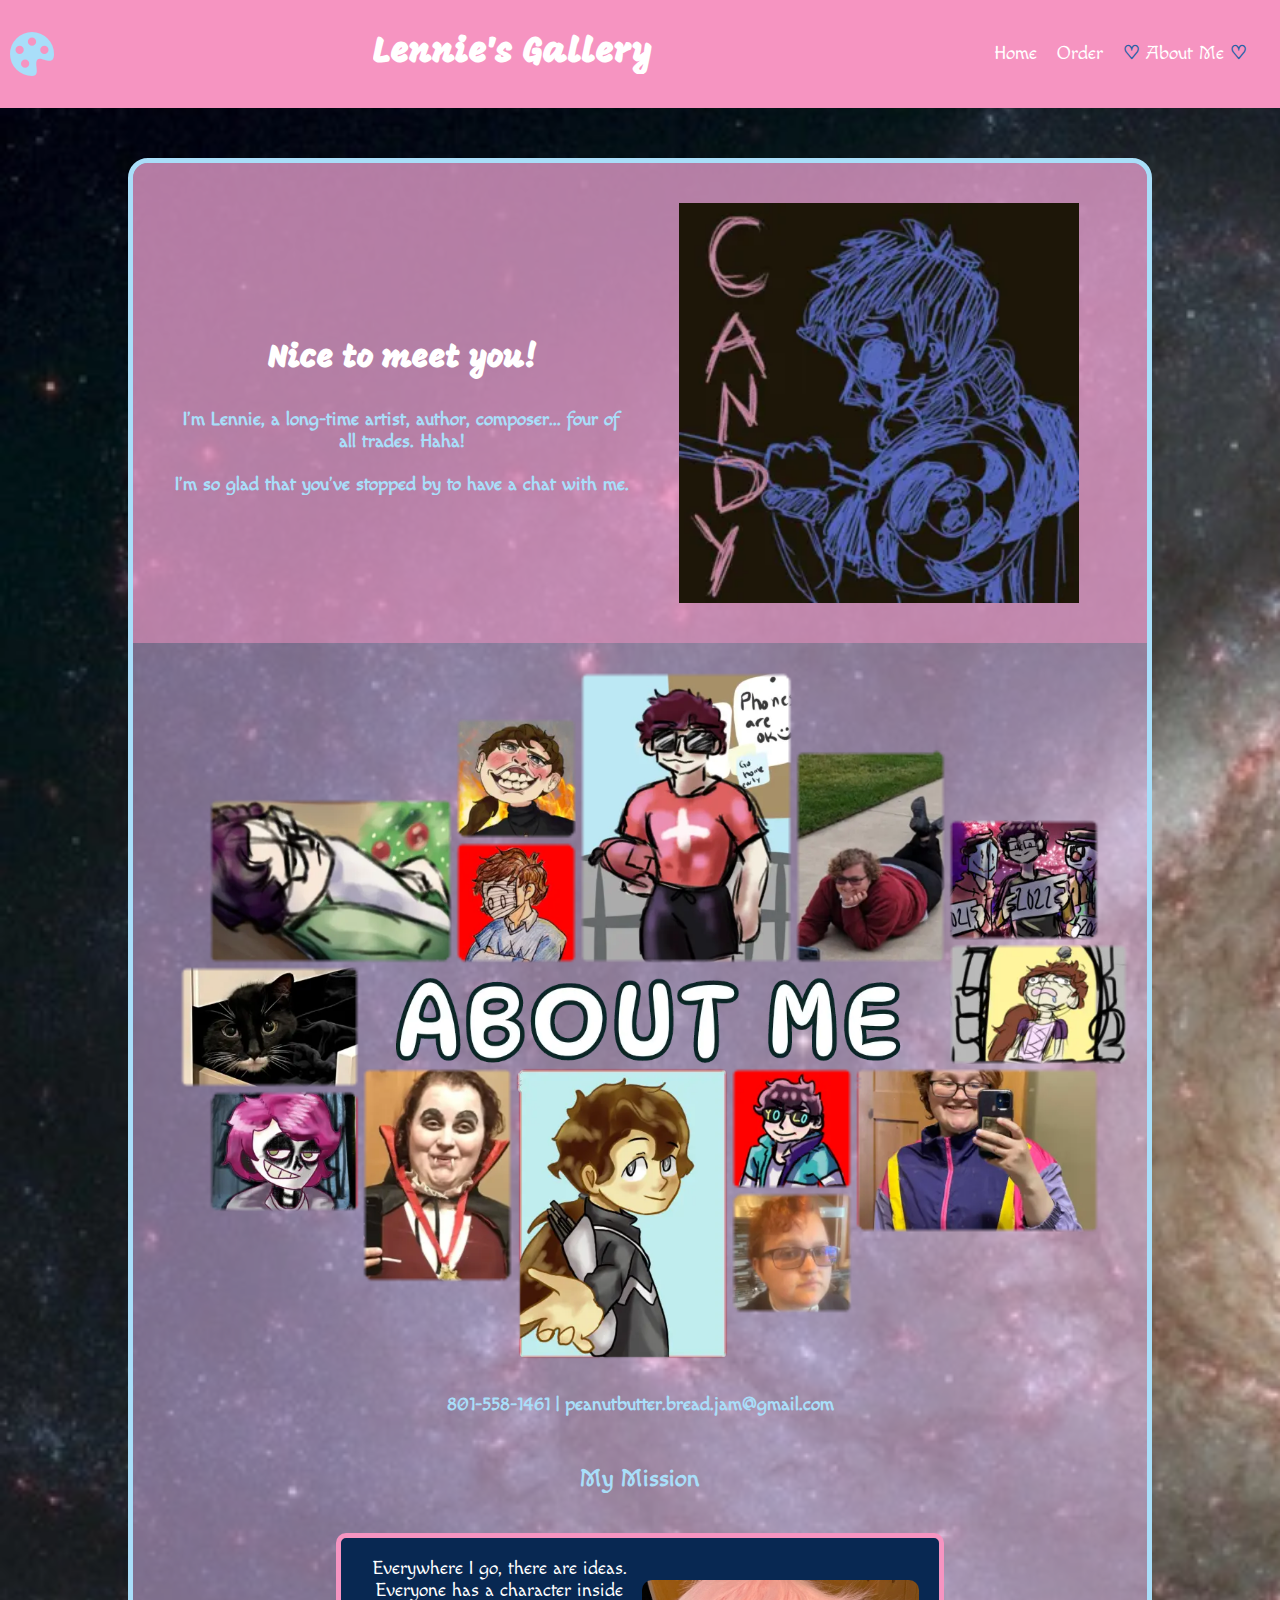
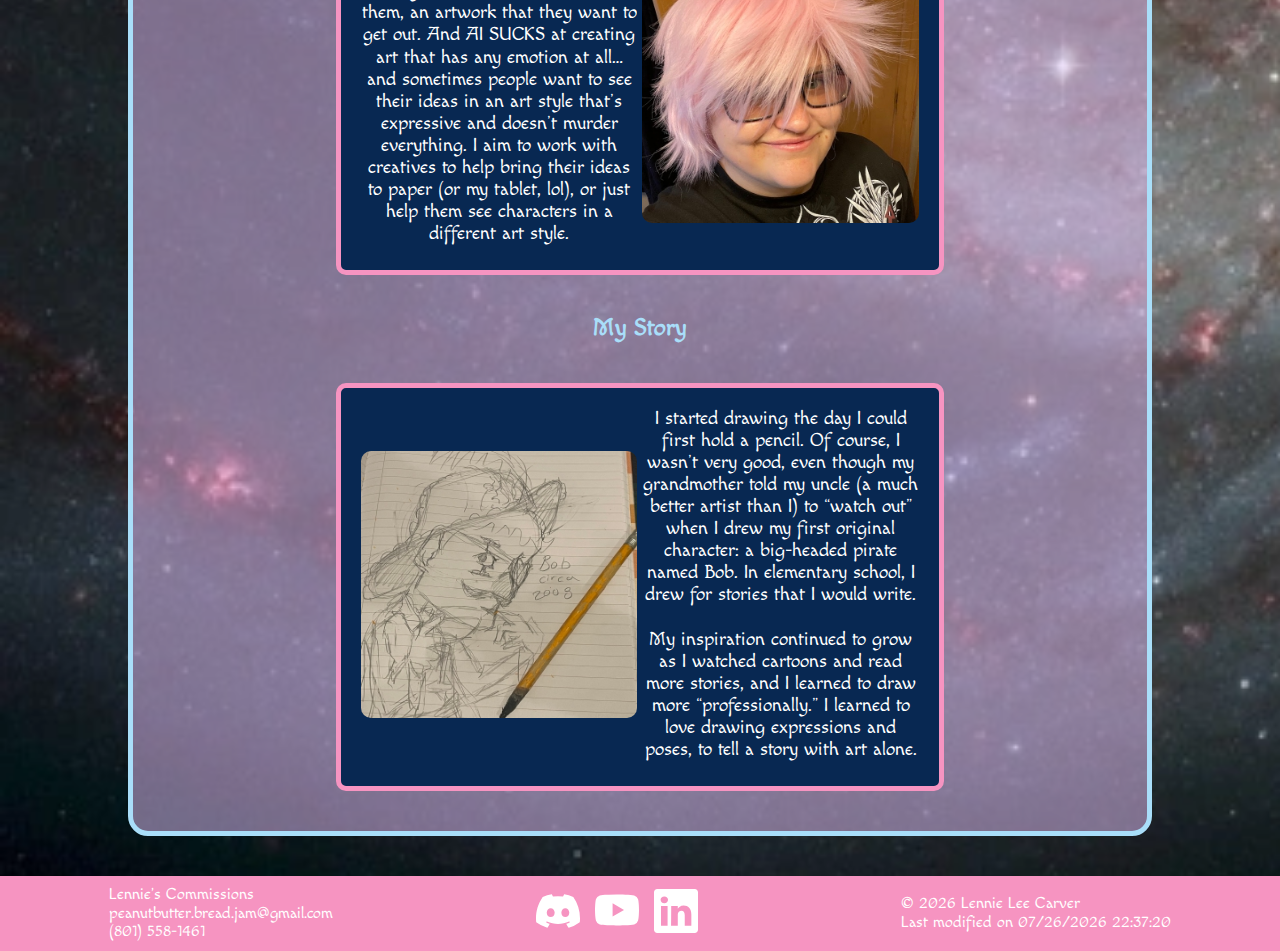
<file: project/discover.html>
<!DOCTYPE html>
<html lang="en">
<head>
    <meta charset="UTF-8">
    <meta name="viewport" content="width=device-width, initial-scale=1.0">
    <meta name="author" content="Lennie Lee Carver">
    <meta name="description" content="Affordable and adorable commissions done by Lennie Lee Carver">
    <meta property="og:title" content="About Me | Lennie's Commissions">
    <meta property="og:description" content="Affordable and adorable commissions done by Lennie Lee Carver">
    <meta property="og:image" content="https://masonleecarver.github.io/wdd231/project/images/mask-lament.webp">
    <meta property="og:url" content="https://masonleecarver.github.io/wdd231/project/index.html">
    <link rel="preconnect" href="https://fonts.googleapis.com">
    <link rel="preconnect" href="https://fonts.gstatic.com" crossorigin>
    <link href="https://fonts.googleapis.com/css2?family=Macondo&family=Mogra&display=swap" rel="stylesheet">
    <link rel="icon" href="images/favicon.ico">
    <link rel="stylesheet" href="styles/style.css">
    <link rel="stylesheet" href="styles/normalize.css">
    <script src="scripts/script.js" defer></script>
    <title>About Me | Lennie's Commission Info</title>
</head>
<body>
    <header>
    <img src="images/logo.svg" alt="a pallette" width="1" height="1">
        <h1>Lennie's Gallery</h1>
        <button id="nav-button" class="hamburger" aria-label="navigation"></button>
        <nav class="navigation">
            <ul>
                <li><a href="index.html">Home</a></li>
                <li><a href="order.html">Order</a></li>
                <li><a class="chosen" href="discover.html">About Me</a></li>
            </ul>
        </nav>
    </header>
        <nav class="navigation" id="nav-bar">
            <ul>
                <li><a href="index.html">Home</a></li>
                <li><a href="order.html">Order</a></li>
                <li><a class="chosen" href="discover.html">About Me</a></li>
            </ul>
        </nav>
    <main>

        <div class="opener">
            <div>
                <h1>Nice to meet you!</h1>
                <h3>I'm Lennie, a long-time artist, author, composer... four of all trades. Haha!<br><br>I'm so glad that you've stopped by to have a chat with me.</h3>

            </div>
            <img src="images/Commission/Candy_sketch.webp" alt="picture of candy." loading="lazy">
        </div>

        <img class="hero" src="images/about-me-hero.webp" alt="collage of photos and drawings of me" loading="lazy">
        <h3>801-558-1461 | peanutbutter.bread.jam@gmail.com</h3>

        <div class="about-me-page">

            <h2>My Mission</h2>
            <section class="card">
                <p>Everywhere I go, there are ideas. Everyone has a character inside them, an artwork that they want to get out. And AI SUCKS at creating art that has any emotion at all… and sometimes people want to see their ideas in an art style that’s expressive and doesn’t murder everything. I aim to work with creatives to help bring their ideas to paper (or my tablet, lol), or just help them see characters in a different art style.  
                </p>
                <img src="images/pink-hair.webp" alt="me with pink hair" loading="lazy">
            </section>


            <h2>My Story</h2>
            <section class="card">
                <img src="images/bob.webp" alt="the man that started it all" loading="lazy">
                <p>I started drawing the day I could first hold a pencil. Of course, I wasn’t very good, even though my grandmother told my uncle (a much better artist than I) to “watch out” when I drew my first original character: a big-headed pirate named Bob. In elementary school, I drew for stories that I would write.<br><br>
                    My inspiration continued to grow as I watched cartoons and read more stories, and I learned to draw more “professionally.” I learned to love drawing expressions and poses, to tell a story with art alone.
                </p>

            </section>

        </div>
        

    </main>
    <footer>
        <p>
            Lennie's Commissions<br>
            peanutbutter.bread.jam@gmail.com<br>
            (801) 558-1461
            </p>
                
        <div class="socials">
            <a href="https://discord.gg/hhJqfSNvmq" target="_blank"><img src="images/discord.svg" alt="discord icon"></a>
            <a href="https://youtu.be/6g0OBdHvGLU" target="_blank"><img src="images/youtube.svg" alt="youtube icon"></a>
            <a href="https://www.linkedin.com/in/kara-carver-090ba2211/" target="_blank"><img src="images/linkedin.svg" alt="linkedin icon"></a>
        </div>
    
        <p>
            <span id="current-year"></span> Lennie Lee Carver<br>
            <span id="last-modified"></span>
        </p>
                
    
    </footer>
</body>
</html>
</file>
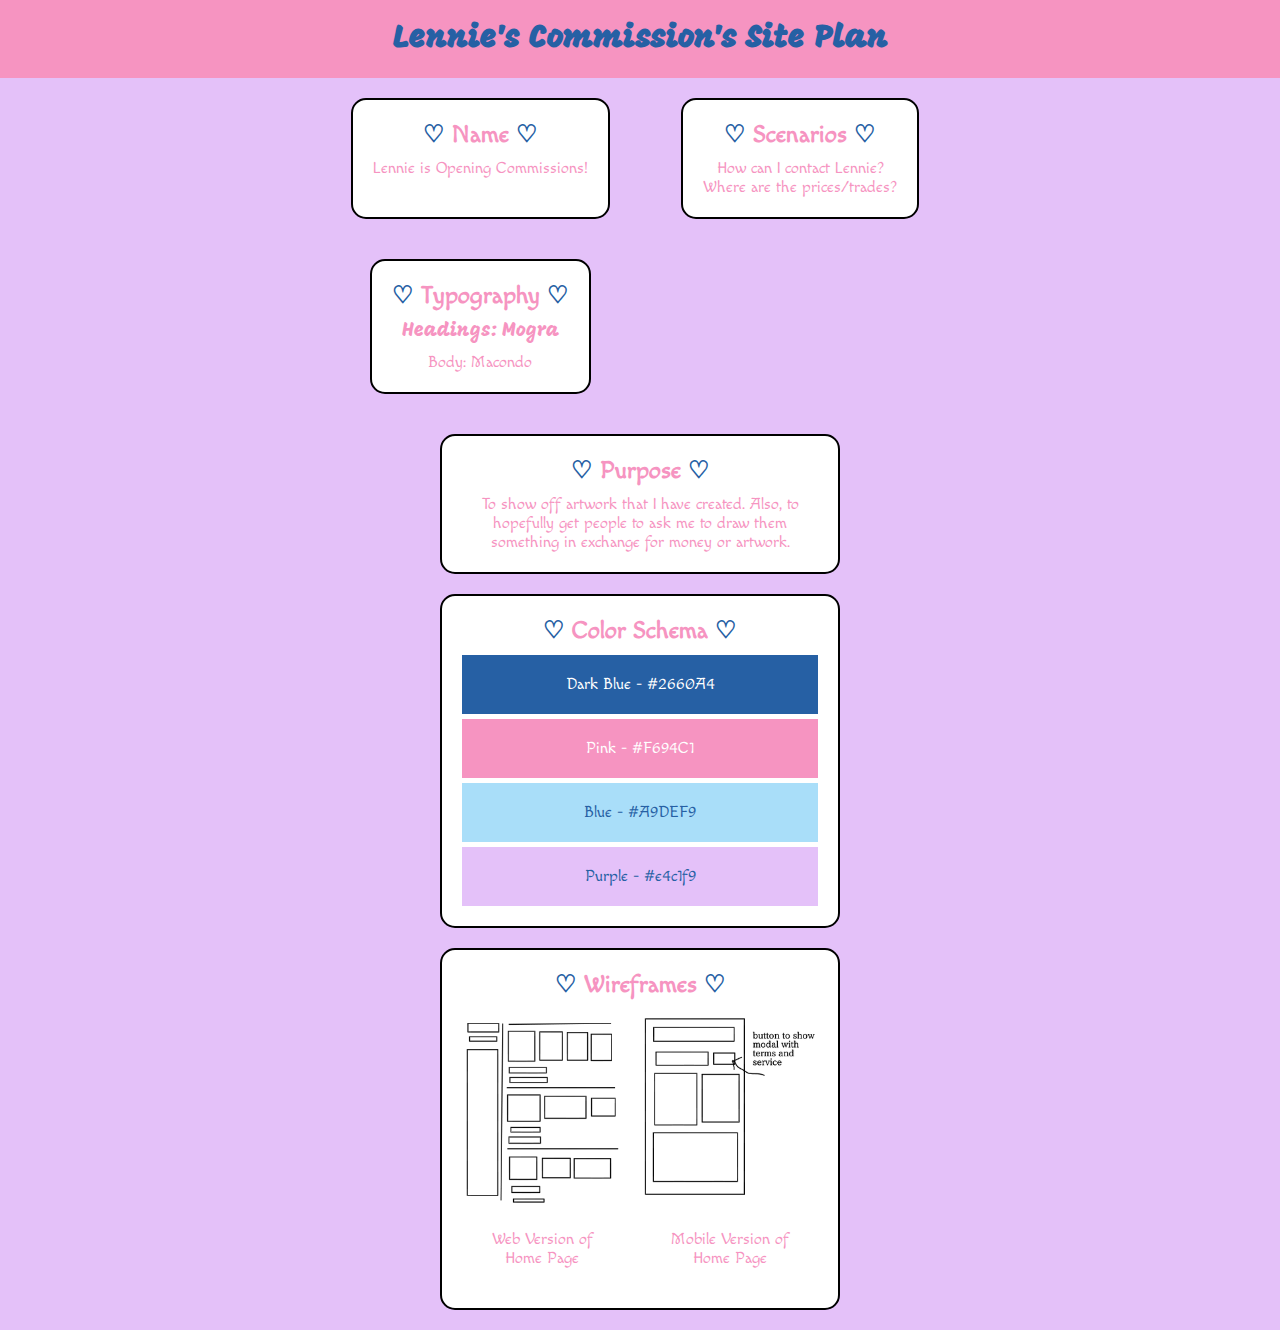
<file: project/siteplan.html>
<!DOCTYPE html>
<html lang="en">
<head>
    <meta charset="UTF-8">
    <meta name="viewport" content="width=device-width, initial-scale=1.0">
    <title>Commision Site Plan</title>
    <link rel="preconnect" href="https://fonts.googleapis.com">
    <link rel="preconnect" href="https://fonts.gstatic.com" crossorigin>
    <link href="https://fonts.googleapis.com/css2?family=Macondo&family=Mogra&display=swap" rel="stylesheet">
    <link rel="stylesheet" href="styles/siteplan.css">
</head>
<body>
    <main>
        <h1>Lennie's Commission's Site Plan</h1>
        <div class="card-grid">
            <div class="card">
                <h2>Name</h2>
                <p>Lennie is Opening Commissions!</p>
            </div>
            <div class="card">
                <h2>Scenarios</h2>
                <ul>
                    <li>How can I contact Lennie?</li>
                    <li>Where are the prices/trades?</li>
                </ul>
            </div>
            <div class="card">
                <h2>Typography</h2>
                <p class="big">Headings: Mogra</p>
                <p class="body">Body: Macondo</p>
            </div>
        </div>
        <div class="card">
            <h2>Purpose</h2>
            <p>To show off artwork that I have created. Also, to hopefully get people to ask me to draw them something in exchange for money or artwork.</p>
        </div>
        <div class="card">
            <h2>Color Schema</h2>
            <p class="dblue">Dark Blue - #2660A4</p>
            <p class="purple">Pink - #F694C1</p>
            <p class="blue">Blue - #A9DEF9</p>
            <p class="pink">Purple - #e4c1f9</p>
        </div>
        <div class="card">
            <h2>Wireframes</h2>
            <div class="wireframes">
                <div>
                    <img src="images/big-wireframe.png" alt="web version of home page">
                    <p>Web Version of Home Page</p>
                </div>
                <div>
                <img src="images/mobile-wireframe.png" alt="mobile version of home page">
                <p>Mobile Version of Home Page</p>
                </div>
            </div>
        </div>
    </main>
</body>
</html>
</file>
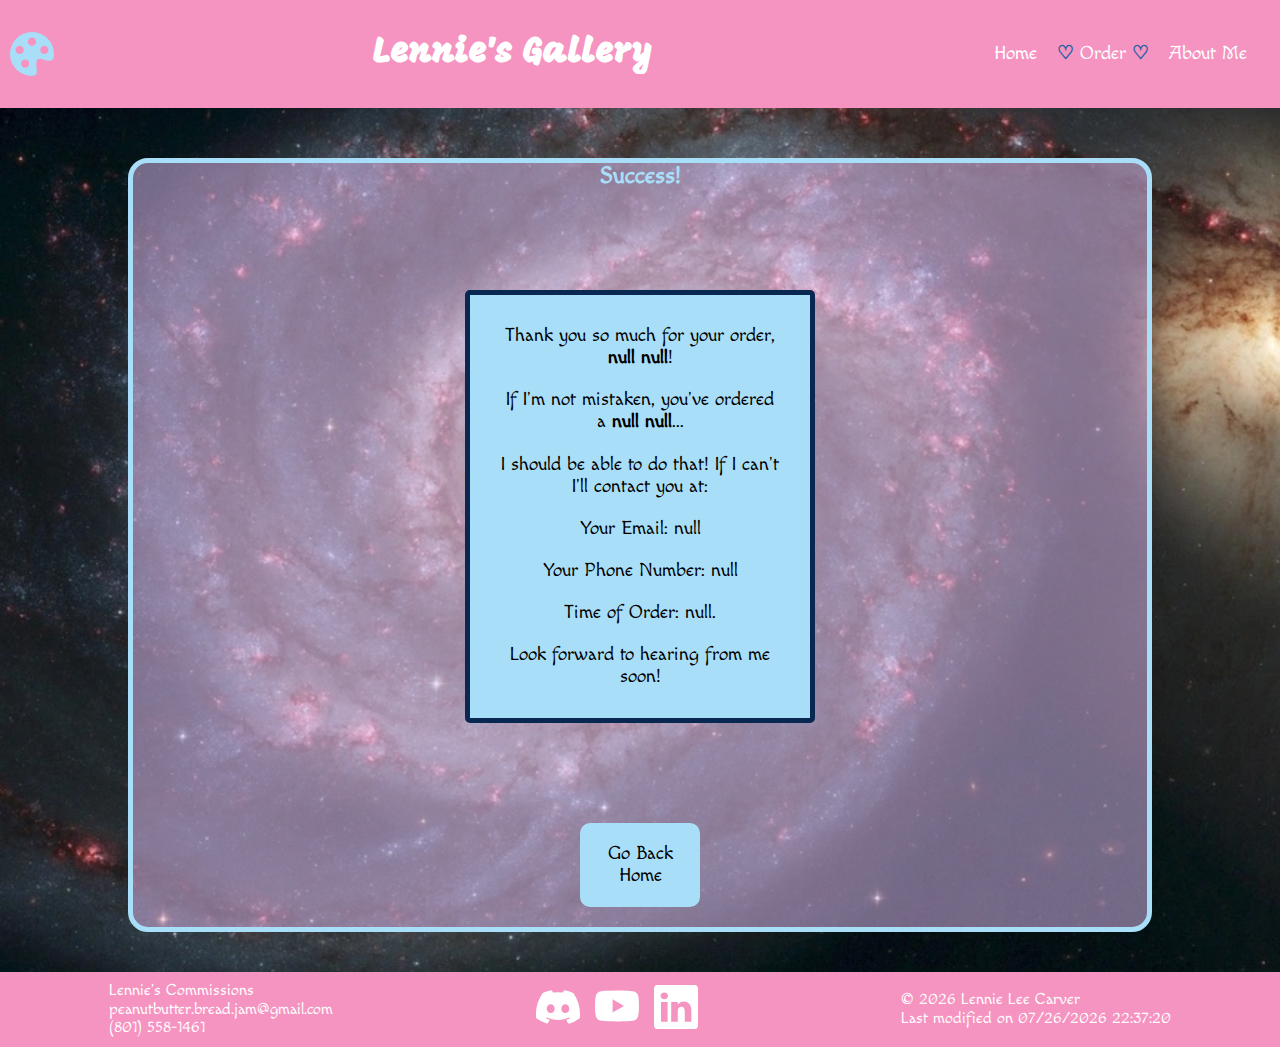
<file: project/thankyou.html>
<!DOCTYPE html>
<html lang="en">
<head>
    <meta charset="UTF-8">
    <meta name="viewport" content="width=device-width, initial-scale=1.0">
    <meta name="author" content="Lennie Lee Carver">
    <meta name="description" content="Affordable and adorable commissions">
    <meta property="og:title" content="Order | Lennie's Commissions">
    <meta property="og:description" content="Afforable and adorable commissions">
    <meta property="og:image" content="https://masonleecarver.github.io/wdd231/project/images/mask-lament.webp">
    <meta property="og:url" content="https://masonleecarver.github.io/wdd231/project/index.html">
    <link rel="preconnect" href="https://fonts.googleapis.com">
    <link rel="preconnect" href="https://fonts.gstatic.com" crossorigin>
    <link href="https://fonts.googleapis.com/css2?family=Macondo&family=Mogra&display=swap" rel="stylesheet">
    <link rel="icon" href="images/favicon.ico">
    <link rel="stylesheet" href="styles/style.css">
    <link rel="stylesheet" href="styles/normalize.css">
    <script src="scripts/script.js" defer></script>
    <script src="scripts/thanks.js" defer></script>
    <title>THANK YOU! | Lennie's Commission Info</title>
</head>
<body>
    <header>
    <img src="images/logo.svg" alt="a pallette" width="1" height="1">
        <h1>Lennie's Gallery</h1>
        <button id="nav-button" class="hamburger" aria-label="navigation"></button>
        <nav class="navigation">
            <ul>
                <li><a href="index.html">Home</a></li>
                <li><a class="chosen" href="order.html">Order</a></li>
                <li><a href="discover.html">About Me</a></li>
            </ul>
        </nav>
    </header>
        <nav class="navigation" id="nav-bar">
            <ul>
                <li><a href="index.html">Home</a></li>
                <li><a class="chosen" href="order.html">Order</a></li>
                <li><a href="discover.html">About Me</a></li>
            </ul>
        </nav>

    <main>    

        <h2 class="normhead">Success!</h2>

        <section id="form-deets"></section>

        <a id="cta" href="index.html">Go Back Home</a>

    </main>
        <footer>
        <p>
            Lennie's Commissions<br>
            peanutbutter.bread.jam@gmail.com<br>
            (801) 558-1461
            </p>
                
        <div class="socials">
            <a href="https://discord.gg/hhJqfSNvmq" target="_blank"><img src="images/discord.svg" alt="discord icon"></a>
            <a href="https://youtu.be/6g0OBdHvGLU" target="_blank"><img src="images/youtube.svg" alt="youtube icon"></a>
            <a href="https://www.linkedin.com/in/kara-carver-090ba2211/" target="_blank"><img src="images/linkedin.svg" alt="linkedin icon"></a>
        </div>
    
        <p>
            <span id="current-year"></span> Lennie Lee Carver<br>
            <span id="last-modified"></span>
        </p>
                
    
    </footer>
</body>
</file>
<file: chamber/styles/style.css>
* {
    padding: 0;
    margin: 0;
    box-sizing: border-box;
}

html, body {
    overflow-x: hidden;
}

/* hello?? */

body {
    background-image: url("../images/bear-lake.webp");
    background-repeat: no-repeat;
    background-size: cover;
}

header {
    display: grid;
    grid-template-columns: 24px auto 44px;
    column-gap: 40px;
    padding: 10px;
    background-color: #6a946a;
    color: #fff;
    width: 100vw;
}

header h1 {
    font-family: "Gravitas One";
    font-size: 1.5em;
}

header img {
    height: 44px;
    width: auto;
    display: block;
    justify-self: center;
    align-self: center;
}

.navigation {
    display: none;
    font-family: 'Macondo';
    background-color: #6a946a;
    text-align: center;
    font-size: 1.2em;
}

.navigation.open {
    display: block;
}

.navigation ul {
    list-style-type: none;
    margin: 0;
    padding: 0;
}

.navigation a {
    display: block;
    padding: .8rem 10px;
    color:#ffffff;
    text-decoration: none;
    border-bottom: solid 1px #ddd;

}

#nav-bar a:hover {
    background-color: #a4ca8b;
}

.hamburger {

    background: none;
    border: none;
    cursor: pointer;
    color: #2b0e2b;
}

.hamburger::after {
    content: "\2630";
    font-size: 2em;
}

.hamburger.show::after {
    content: "\00D7";
}

main {
    width: 95vw;
    margin: 0 auto;
}

#cta {

    display: block;
    background-color: #082852;
    color: white;
    font-family: "Macondo";
    font-size: 1.2em;
    padding: 20px;
    border-radius: 10px;
    margin: 20px auto;
    text-decoration: none;
    width: 120px;
    text-align: center;
}

#cta:hover {

    background-color:#8bc1ca;
    color: black;

}



h2 {

    color:#ffffff;
    font-family: "Gravitas One";
    text-align: center;
    margin-top: 30px;
}

.normhead::first-line {
    border-radius: 5px;
    background-color: #082852;
}

.normhead::first-letter {
    font-size: 2em;
    background-color: #082852;
}

.hero-img {
    width: 100%;
}

.card {

    display: block;
    margin: 20px 0;
    border: 3px solid black;
    background-color: #6a946a;

}

.card h2 {

    background-color: black;
    color: white;
    text-align: left;
    padding: 10px 15px 10px 5px;
    font-family: "Gravitas One";
    margin-top: 0;

}

#current img {
    width: 55px;
    display: inline;   
}

.stuff .card p {
    font-family: 'Macondo';
    padding: 5px;
    font-size: 1.2em;
}

.stuff .card {

    text-align: center;
}

.menu {

    text-align: center;
    margin: 20px;
}

.menu button {

    padding: 10px 30px;
    border-radius: 20px;
    font-size: 2em;
    font-family: "Macondo";
    margin: 0px 10px;
    background-color: #a4ca8b;
    cursor: pointer;
}

.b-card h2 {

    color: #082852;
    font-family: "Macondo";
}

#company-spotlight {

    margin: 40px 0;
}

.grid, #company-spotlight {

    display: grid;
    grid-template-columns: repeat(auto-fit, minmax(1fr 1fr));
    grid-gap: 10px;
    align-items: center;
    justify-items: center;
}

.list {

    display: flex;
    flex-direction: column;
}

 .list .b-card {
        display: grid;
        grid-template-columns: 1fr 1fr 1fr 1fr;
        margin: 0;
        padding: .25rem;
        width: 100%;
        align-items: center;
        justify-items: center;
 }

.list .b-card img {
        display: none;
}

.list .b-card:nth-child(even) {
        background-color: #6a9494;
}



.b-card {

    background-color: #8bc1ca;
    border: 3px solid #082852;
    border-radius: 5px;
    width: 80%;
    text-align: center;
    padding: 10px;
    color: #082852;
    font-family: "Macondo";
    justify-self: center;

}

.b-card h3 {
   font-size: 1.5em;
}

.b-card img {

    margin-bottom: 20px;

}

.b-card p {

    padding: 10px 0;
}



footer {
    display: flex;
    flex-direction: column;
    text-align: center;
    row-gap: 30px;
    background-color: #6a9494;
    color: white;
    padding: 10px;
    margin-top: 40px;
    font-family: "Macondo";
    align-items: center;
    justify-items: center;
}

footer img {

    height: 44px;
    width: auto;
    padding: 0 5px;
}

@media screen and (min-width: 900px) {

    header {
        display: grid;
        grid-template-columns: 44px auto 300px;
    }

    main {
        width: 80vw;
        margin: 0 auto;
    }
    
    #nav-bar {
        display: none;
    }
    
    .hamburger {
        display: none;
    }
    
    .navigation {
        display: inline-block;
        align-self: center;
    }
    
    .navigation ul {
        display: flex;
    }
    
    .navigation a {
        border: none;
    }

    .navigation a:hover {
        color: #082852;
    }

    .card {
        display: inline-block;
        height: 100%;
    }

    .stuff {
        margin-top: 40px;
        width: 80%;
        justify-self: center;
        display: grid;
        grid-template-columns: 1fr 1fr;
        align-items: center;
        grid-gap: 10px;
    }

    #events {

        grid-column: 1/3;
    }

    footer {
        display: flex;
        flex-direction: row;
        justify-content: space-around;
        text-align: left;
    }

    .grid .b-card {

        width: 400px;
    }

    .grid {

        grid-template-columns: repeat(auto-fit, minmax(400px, 1fr));
    }

    #company-spotlight {

        grid-template-columns: 1fr 1fr;
        margin: 50px 0 100px 0;
    }


}
</file>
<file: project/styles/style.css>
:root {
    --my-pink: #F694C1;
    --my-purple: #e4c1f9;
    --my-dark-blue: #2660A4;
    --my-blue: #A9DEF9;
}

* {
    padding: 0;
    margin: 0;
    overflow-x: hidden;
    box-sizing: border-box;
}

header {
    display: grid;
    grid-template-columns: 24px auto 44px;
    column-gap: 40px;
    padding: 10px;
    background-color: var(--my-pink);
    color: #fff;
    width: 100vw;
    align-items: center;
    justify-items: center;
    height: fit-content;
}

header h1 {
    font-family: "Mogra";
    font-size: 2.2em;
    overflow-y: hidden;
}

header img {
    height: 44px;
    width: auto;
    display: block;
    justify-self: center;
    align-self: center;
}

.navigation {
    display: none;
    font-family: 'Macondo';
    background-color: var(--my-pink);
    text-align: center;
    font-size: 1.2em;
}

#tos, #prices {
    display: none;
    width: 80%;   
    margin: 0 auto;
}

#prices div {
    margin-bottom: 10px;
}

#tos li, #prices li, #prices h3 {
    margin-bottom: 8px;
    font-size: 1.2em;
    overflow: hidden;
}

.navigation.open, #tos.open, #prices.open {
    display: block;
}

.navigation ul {
    list-style-type: none;
    margin: 0;
    padding: 0;
}

.navigation a {
    display: block;
    padding: .8rem 10px;
    color:#ffffff;
    text-decoration: none;
    border-bottom: solid 1px var(--my-purple);

}

a.chosen {

    border-bottom: 2px solid var(--my-dark-blue);
}

a.chosen::before, a.chosen::after {
    content: " ♡ ";
    font-weight: bold;
    color: var(--my-dark-blue);
}

#nav-bar a:hover {
    background-color: var(--my-blue);
    color: #2660A4;
}

.hamburger {

    background: none;
    border: none;
    cursor: pointer;
    color: var(--my-dark-blue);
}

.hamburger::after {
    content: "\2630";
    font-size: 2em;
}

.hamburger.show::after {
    content: "\00D7";
}

body {
    background-image: url("../images/milky-way.webp");
    background-repeat: no-repeat;
    background-size: cover;
    background-color: black;
}

main {
    width: 95vw;
    margin: 0 auto;
    background-color: rgb(228, 193, 249, .5);
    text-align: center;
    font-family: "Macondo";
    margin-top: 50px;
    border: 5px solid #A9DEF9;
    border-radius: 20px;
    color: var(--my-blue)
}

main h1{
    font-family: "Mogra";
    padding: 10px;
    color: #fff;
}

.interest {
    display: inline;
}

#tos-button, #prices-button, .more {
    display: inline;
    border: none;
    padding: 5px 20px;
    font-family: "Macondo";
    font-size: 1.5em;
    cursor: pointer;
    background-color: var(--my-blue);
    margin: 10px 0;
    border-radius: 10px;
}

.more.hidden {
    display: none;
}

#photos h2 {
    padding: 20px;
}

.art-card {
    display: inline-block;
    border: 5px solid #F694C1;
    border-radius: 10px;
    padding: 10px;
    margin: 5px;
    background-color: #A9DEF9;
    color: black;
}

form {
    text-align: left;
}

form label {
    display: block;
    padding: .25rem;
    font-family: "Macondo";
    color: black
}

fieldset {
    background-color: var(--my-blue);
    margin: 20px auto;
    border:#082852 5px solid;
    box-shadow: 0 0 3rem #082852;
    max-width: 600px;
}

form input[type="text"], input[type="email"], input[type="tel"], textarea {

    padding: 12px;
    border-radius: 10px;
    width: 100%;
    text-align: left;
}

form input:required, textarea {

    border-left: var(--my-pink) 5px solid;
    font-family: "Macondo";
}

form legend {

    background-color: var(--my-blue);
    font-family: "Macondo";
    font-weight: bold;
    font-size: 1.5em;
    padding: 0px 10px;
    color: var(--my-dark-blue);
    border-radius: 10px;
}

form h2 {

    margin-left: 7px;
    color: var(--my-dark-blue);
    margin-top: 10px;

}

form input[type="radio"] {

    margin-right: 5px;
}

dialog {
  border-radius: 5px;
  box-shadow: 0 0 10px rgb(0 0 0 / 50%);
  border: 3px solid #fff;
    background-color: var(--my-blue);
  margin: auto auto;
  max-width: 300px;
  color: black;
}

dialog h2 {

    background-color: #082852;
    color: #fff;
    padding: 10px;
    width: 100%;
    margin-bottom: 10px;

}

::backdrop {
  background-color: rgb(0 0 0 / 50%);
}

dialog button {

    position: absolute;
    background: none;
    border: none;
    top: 10px;
    right: 20px;
    font-size: 1.5em;
    color: #fff;
}

dialog p, dialog li {
    padding: 5px;
}


form button {
    display: block;
    margin: 0 auto;
    padding: 20px;
    font-family: "Macondo";
    font-size: 1.2em;
    border:#082852 5px solid;
    box-shadow: 0 0 3rem #082852;
    border-radius: 10px;
    cursor: pointer;

}

#form-deets {

    display: block;
    margin: 100px auto;
    width: 350px;
    text-align: center;
    background-color: var(--my-blue);
    padding: 20px;
    border:#082852 solid 5px;
    font-family: "Macondo";
    border-radius: 5px;
    font-size: 1.2em;
    color: black;
}

#form-deets p {

    padding: 10px;
}

#cta {

    display: block;
    background-color: var(--my-blue);
    color: black;
    font-family: "Macondo";
    font-size: 1.2em;
    padding: 20px;
    border-radius: 10px;
    margin: 20px auto;
    text-decoration: none;
    width: 120px;
    text-align: center;
}

#cta:hover {

    background-color: var(--my-dark-blue);
    color: white;

}

.opener {

    display: grid;
    grid-template-columns: 1fr 1fr;
    text-align: center;
    background-color: rgb(246, 148, 193, .50);
    padding: 40px;
    justify-items: center;
    align-items: center;
    column-gap: 20px;

}

.opener img {
    width: 100%;
    max-width: 400px;
}

.hero {
    width: 100%;
    margin: 20px;
}

.about-me-page {

    padding-top: 50px;
}

.card {

    display: grid;
    grid-template-rows: 1fr auto;
    align-items: center;
    font-family: "Macondo";
    background-color: #082852;
    color: #fff;
    border: 5px solid var(--my-pink);
    border-radius: 10px;
    width: 90%;
    margin: 40px auto;
    gap: 5px;
    padding: 20px;
}

.card img {

    border-radius: 10px;
    justify-self: center;

}

.card p {
    max-width: 400px;
    text-align: center;
    justify-self: center;
}

footer {
    display: flex;
    flex-direction: column;
    text-align: center;
    row-gap: 30px;
    background-color: var(--my-pink);
    color: white;
    padding: 10px;
    margin-top: 40px;
    font-family: "Macondo";
    align-items: center;
    justify-items: center;
}

footer img {

    height: 44px;
    width: auto;
    padding: 0 5px;
}

@media screen and (min-width: 950px) {

    header {
        display: grid;
        grid-template-columns: 44px auto 300px;
    }

    main {
        width: 80vw;
        margin: 0 auto;
        margin-top: 50px;
    }
    
    #nav-bar {
        display: none;
    }
    
    .hamburger {
        display: none;
    }
    
    .navigation {
        display: inline-block;
        align-self: center;
    }
    
    .navigation ul {
        display: flex;
    }
    
    .navigation a {
        border: none;
    }

    .navigation a:hover {
        color: var(--my-dark-blue);
    }

    #tos, #prices {
        display: block;
    }

    .interest {
        display: block;
    }

    .main-grid {
        display: grid;
        grid-template-columns: 1fr 2fr;
    }

    .card {

        display: grid;
        grid-template-columns: 1fr 1fr;
        font-size: 1.2em;
    }

    .card img {
        width: 100%;
    }

    #order-page {

        display: grid;
        grid-template-columns: 2fr 1fr;
        align-items: center;

    }

    .card {
        width: 60%;
    }

    footer {
        display: flex;
        flex-direction: row;
        justify-content: space-around;
        text-align: left;
    }
}
</file>
<file: styles/modules.css>
* {
  margin: 0;
  padding: 0;
  box-sizing: border-box;
}

body {
  font-family: Arial, sans-serif;
  background-color: #f0f0f0;
}

main {
  padding: 1rem;
  background-color: #fff;
  color: #333;
  width: fit-content;
  margin: 1rem auto;
  border: 1px solid rgb(0 0 0 / 10%);
  border-radius: 10px;
}

h1 {
  font-size: 1.5rem;
  color: #000;
}

h2 {
  font-size: 1.2rem;
  color: #555;
}

h1,
h2 {
  text-align: center;;
  margin-bottom: 1.1rem;
}

form p {
  margin: .5rem;
  font-weight: bold;
}

#enrollment {
  padding: 1rem 1rem 0 1rem;
  border: 1px solid rgb(0 0 0 / 10%);
  border-radius: 10px;
  background-color: #bed;
  text-align: center;
}

select {
  padding: 0.5em;
  border: 1px solid #ccc;
  width: 3rem;
}

button {
  display: block;
  margin: 1rem auto;
  padding: 0.6em 1em;
  border: none;
  border-radius: 5px;
  background-color: #0078d4;
  color: white;
  cursor: pointer;
}

button:hover {
  background-color: #005fa3;
}

table {
  margin-top: 2rem;
  width: 100%;
  border-collapse: collapse;
  background-color: white;
  box-shadow: 0 2px 6px rgb(0 0 0 / 5%);
}

th,
td {
  padding: 0.75rem;
  text-align: center;
  border-bottom: 1px solid #ddd;
}

th {
  background-color: #000;
  color: white;
  font-weight: bold;
}

tr:hover {
  background-color: #bbb;
}
</file>
<file: styles/prophets.css>
* {
    padding: 0;
    margin: 0;
    box-sizing: border-box;
}

header, footer {
    background-color: #ebc070;
    text-align: center;
    padding: 30px;
    font-size: 2em;
    color:#492a04

}

body {

    background-color: #f5eedc;
}

#cards {
    display: grid;
    grid-gap: 0.5rem;
    grid-template-columns: repeat(auto-fit, minmax(440px, 1fr))
}

.card {

     min-width: 450px;
}

.card {

    margin: 20px auto;
    background-color: bisque;
    text-align: center;
    padding: 10px;
    border: 3px solid black;
    border-radius: 10px;
    max-width: 500px;
    
}

.card h2 {
    margin-bottom: 10px;
    color:rgb(47, 47, 122);
    font-size: 1.8em;
}

.card p {
    padding: 5px;
    color: #492a04;
}
</file>
<file: project/styles/siteplan.css>
:root {
            --my-brown: #F694C1;
            --my-orange: #e4c1f9;
            --my-green: #2660A4;
            --my-blue: #A9DEF9;
        }
        * {
            margin: 0;
            padding: 0;
            box-sizing: border-box;
        }
        body {
            background-color: var(--my-orange);
        }
        main {
            width: 100%;
            margin: 0 auto;
            text-align: center;
        }

        h1 {
            font-family: "Mogra";
            color: var(--my-green);
            background-color: var(--my-brown);
            padding: 20px;
        }

        h2 {
            margin-bottom: 10px;
            color: var(--my-brown);
            font-family: "Macondo";
        }

        h2::after, h2::before {
            content: " ♡ ";
            color: var(--my-green);
        }


        .card-grid {

            display: grid;
            grid-template-columns: repeat(auto-fit, minmax(300px, 1fr));
            width: 50%;
            margin: 0 auto;
        }

        p, li {
            font-family: "Macondo";
            color: var(--my-brown);
        }

        ul {
            list-style-type: none;
        }
        .card {
            padding: 20px;
            background-color: white;
            max-width: 400px;
            border: 2px black solid;
            border-radius: 15px;
            margin: 20px auto;
        }
        .dblue {background-color: var(--my-green); color: white;}
        .blue {background-color: var(--my-blue); color: var(--my-green);}
        .purple {background-color: var(--my-brown); color: white;}
        .pink {background-color: var(--my-orange); color: var(--my-green);}
        .dblue, .blue, .pink, .purple {
            padding: 20px;
            margin-top: 5px;
        }
        .big {
            font-family: "Mogra"; 
            font-size: larger;
            margin-bottom: 10px;
        }


        .wireframes {

            display: flex;
            direction: row;
            gap: 20px;
            width: 100%;

        }

        .wireframes img {
            width: 100%;
        }

        .wireframes p {
            padding: 20px;
        }
</file>
